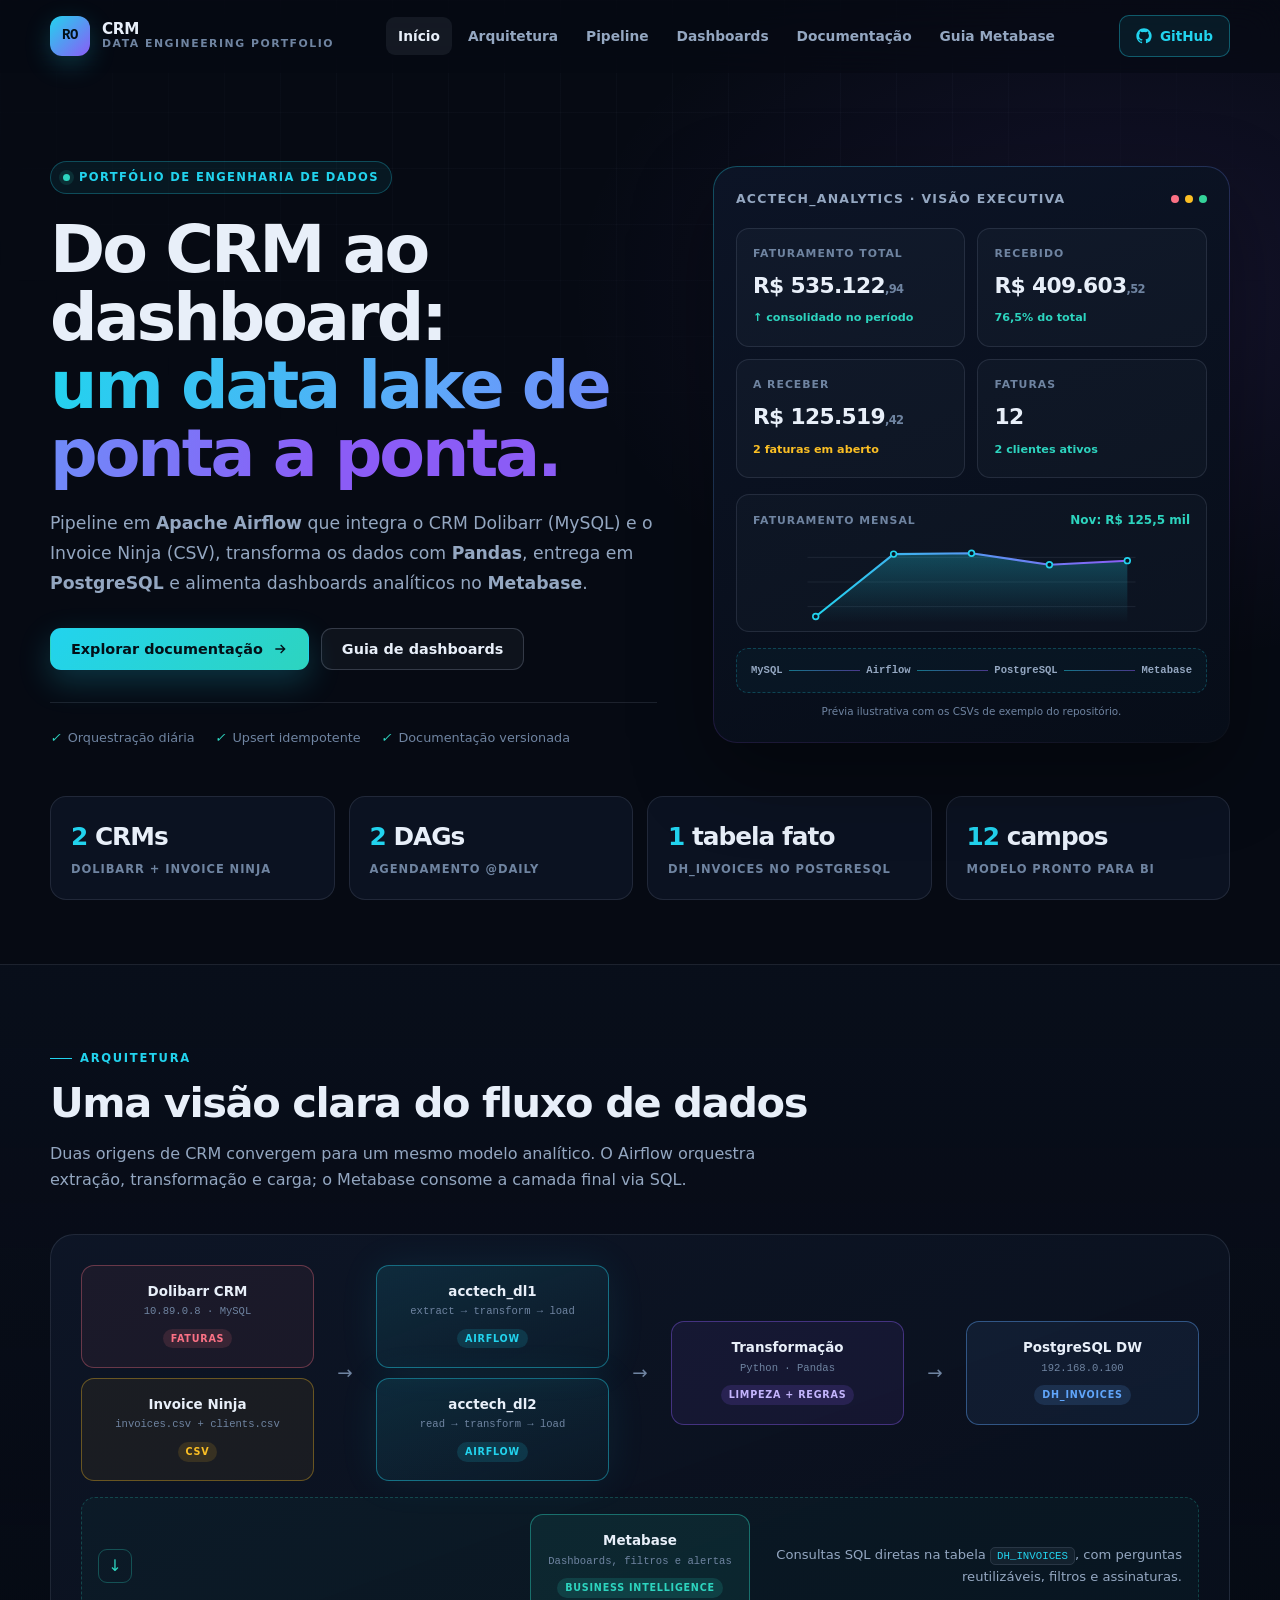
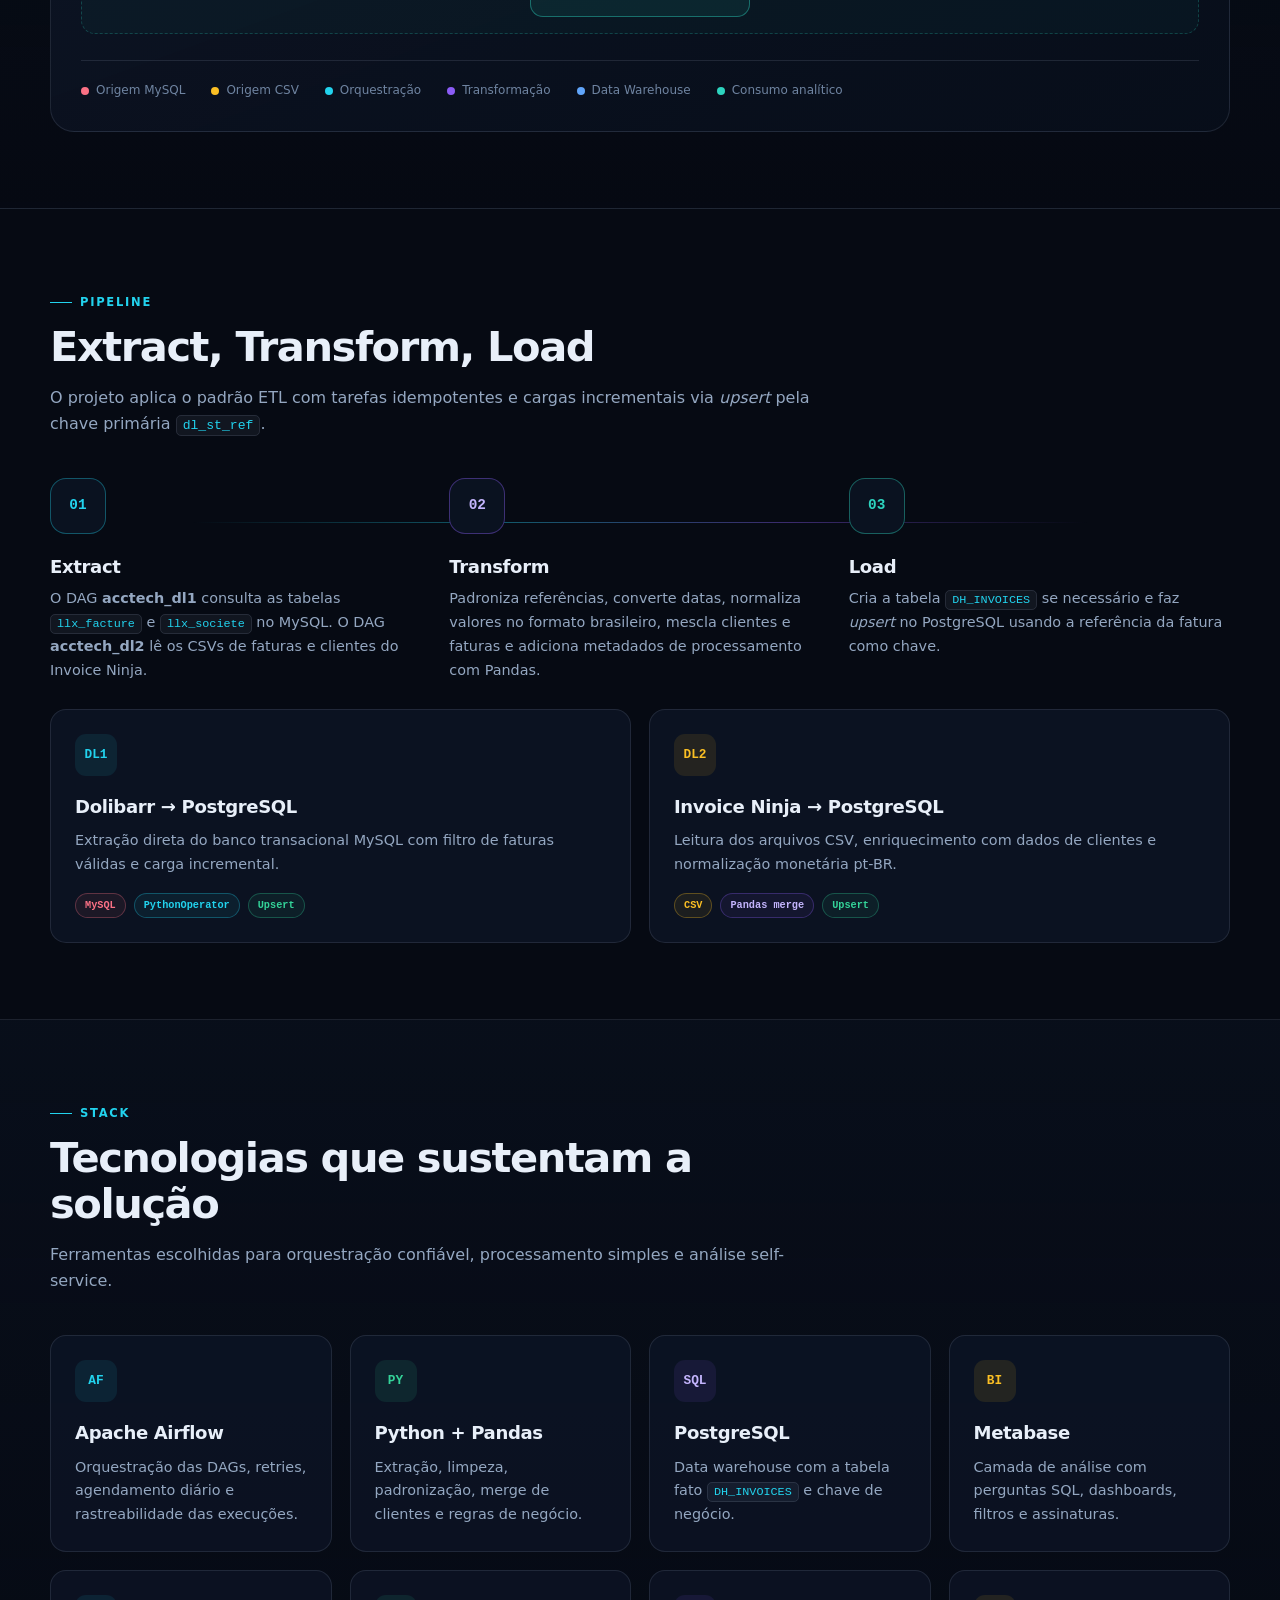
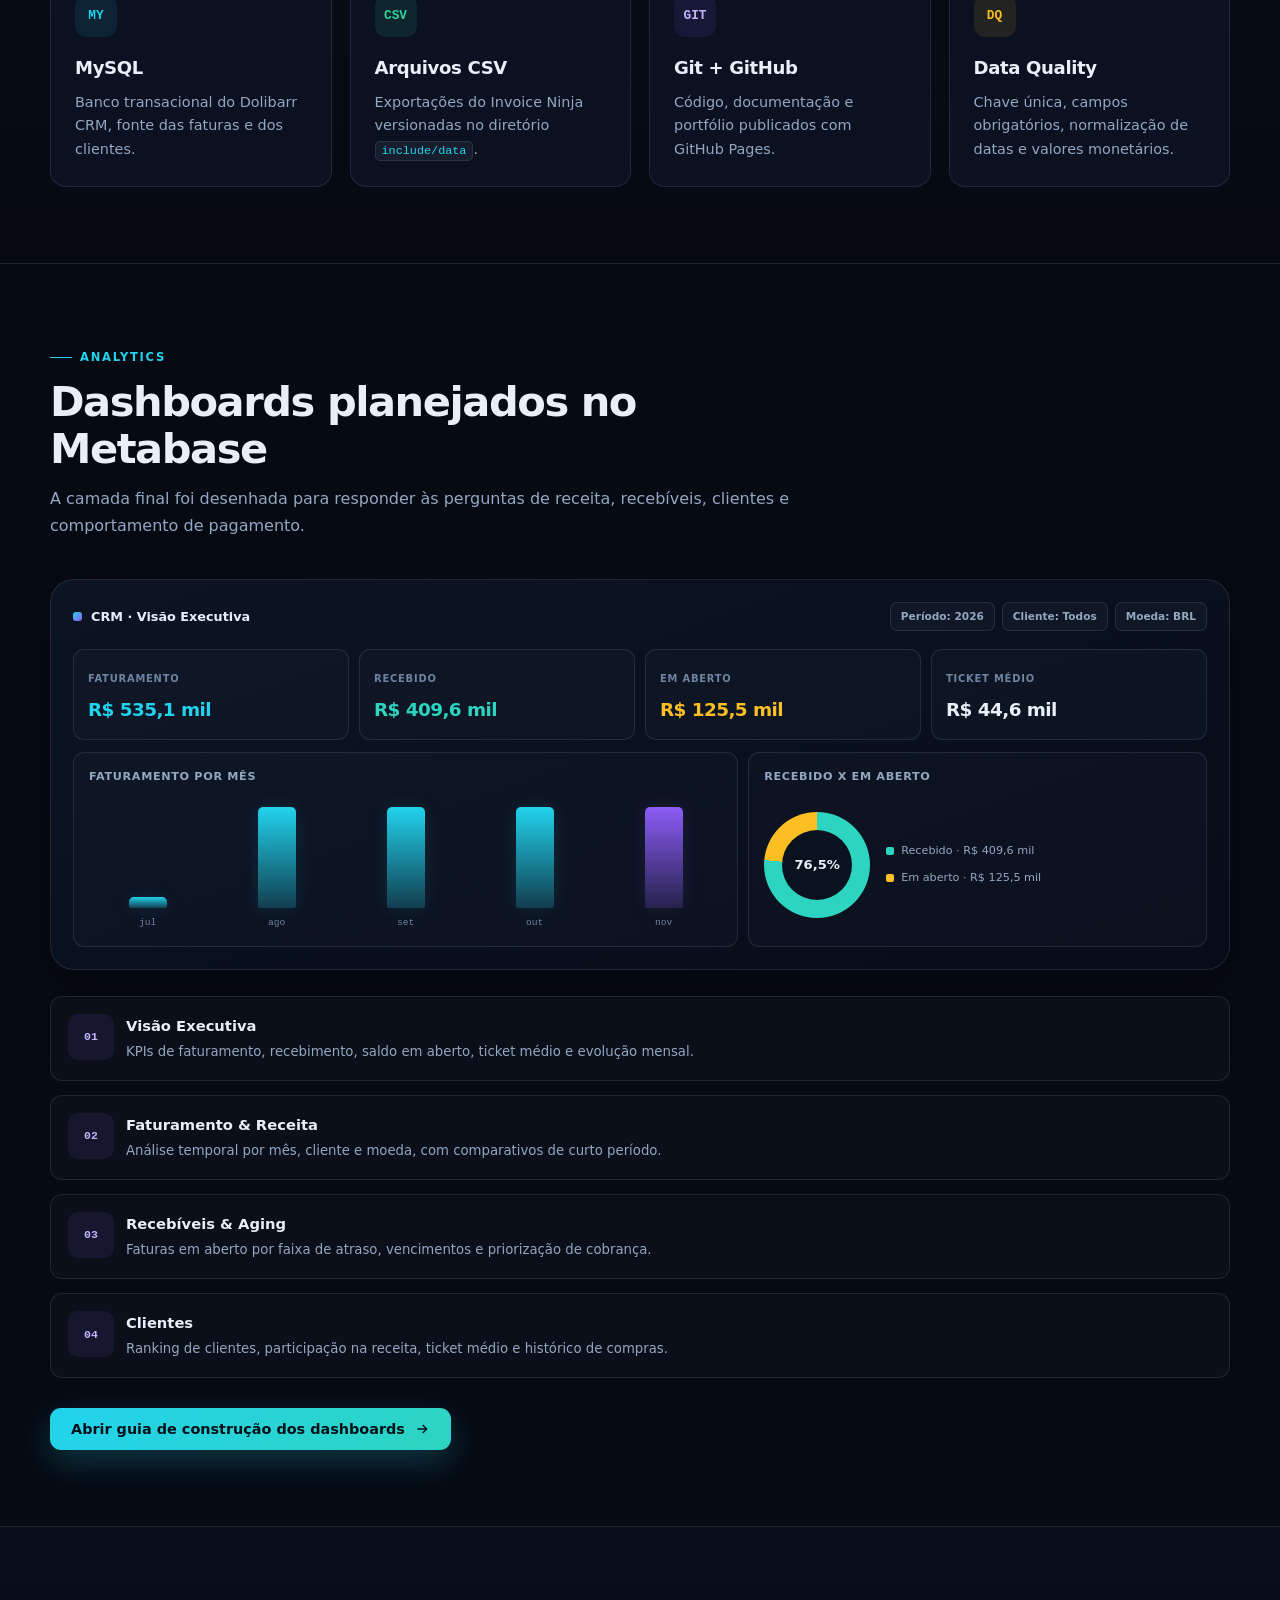
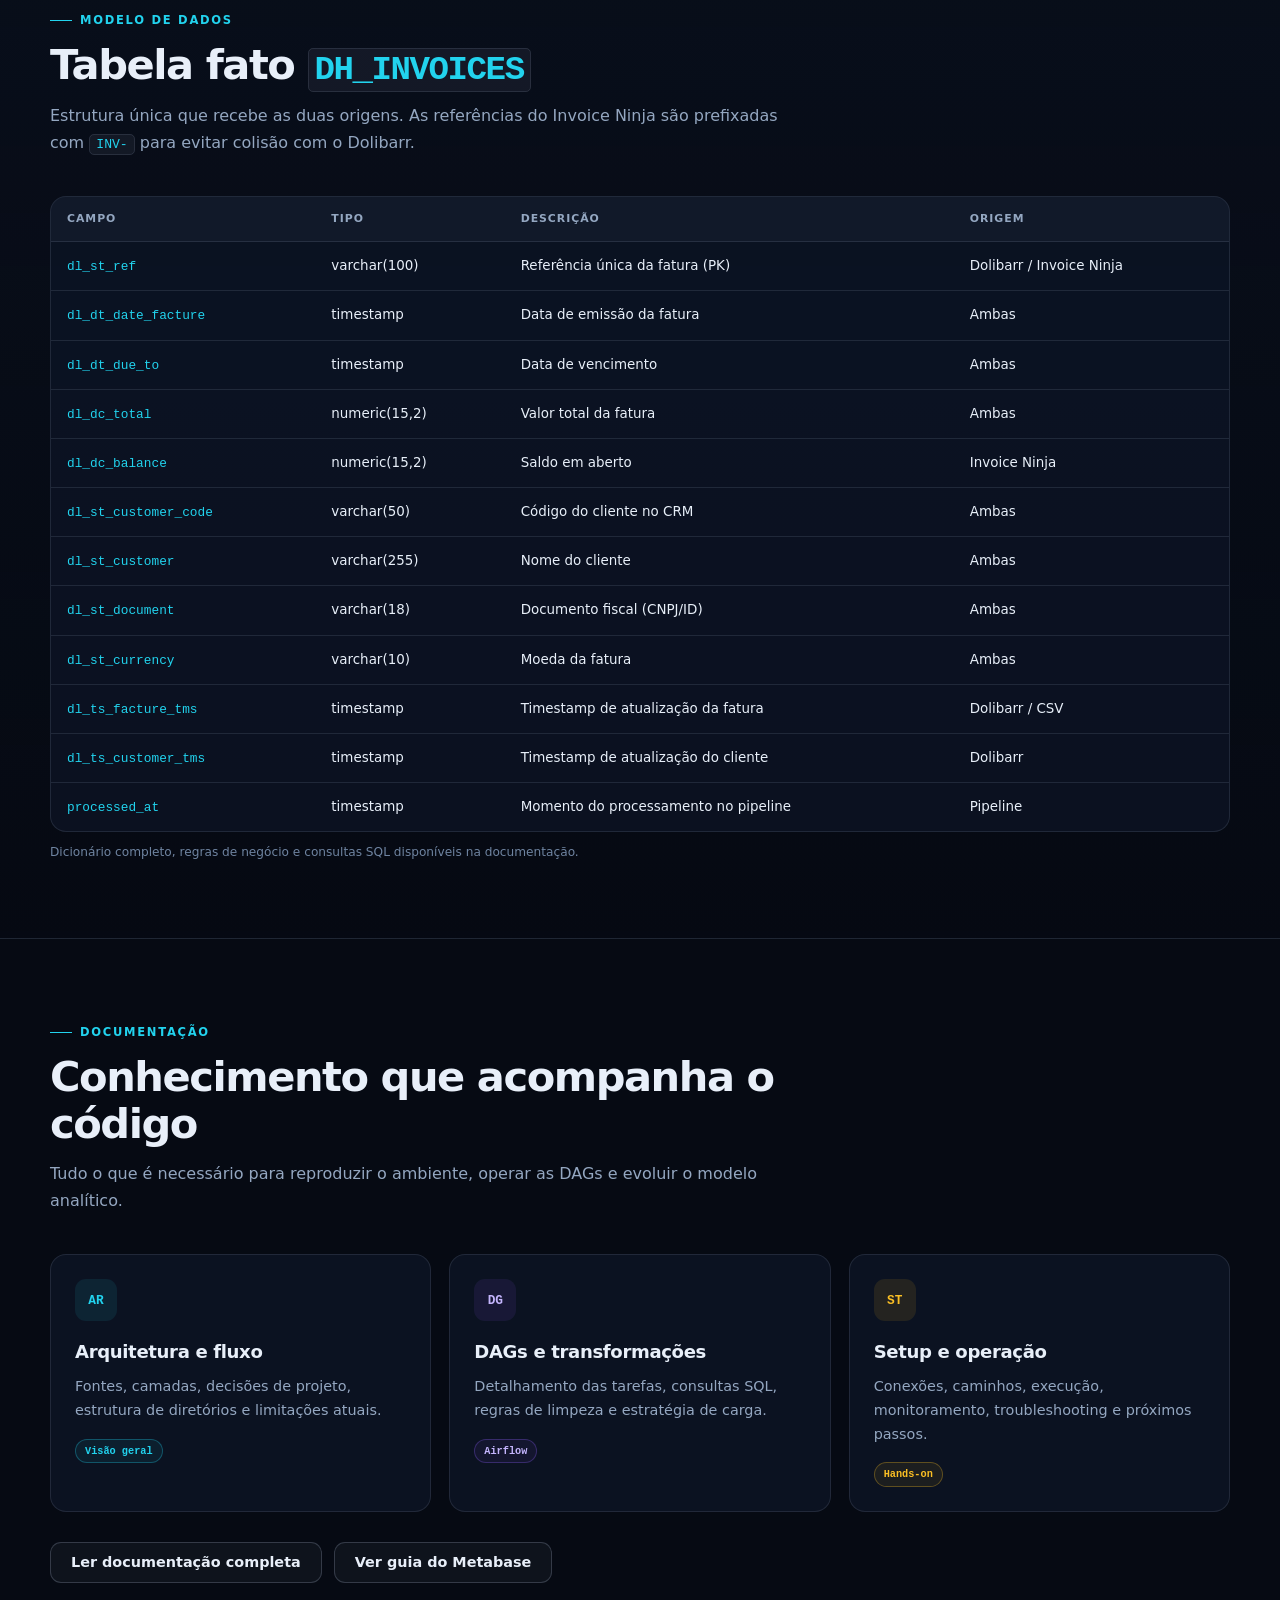
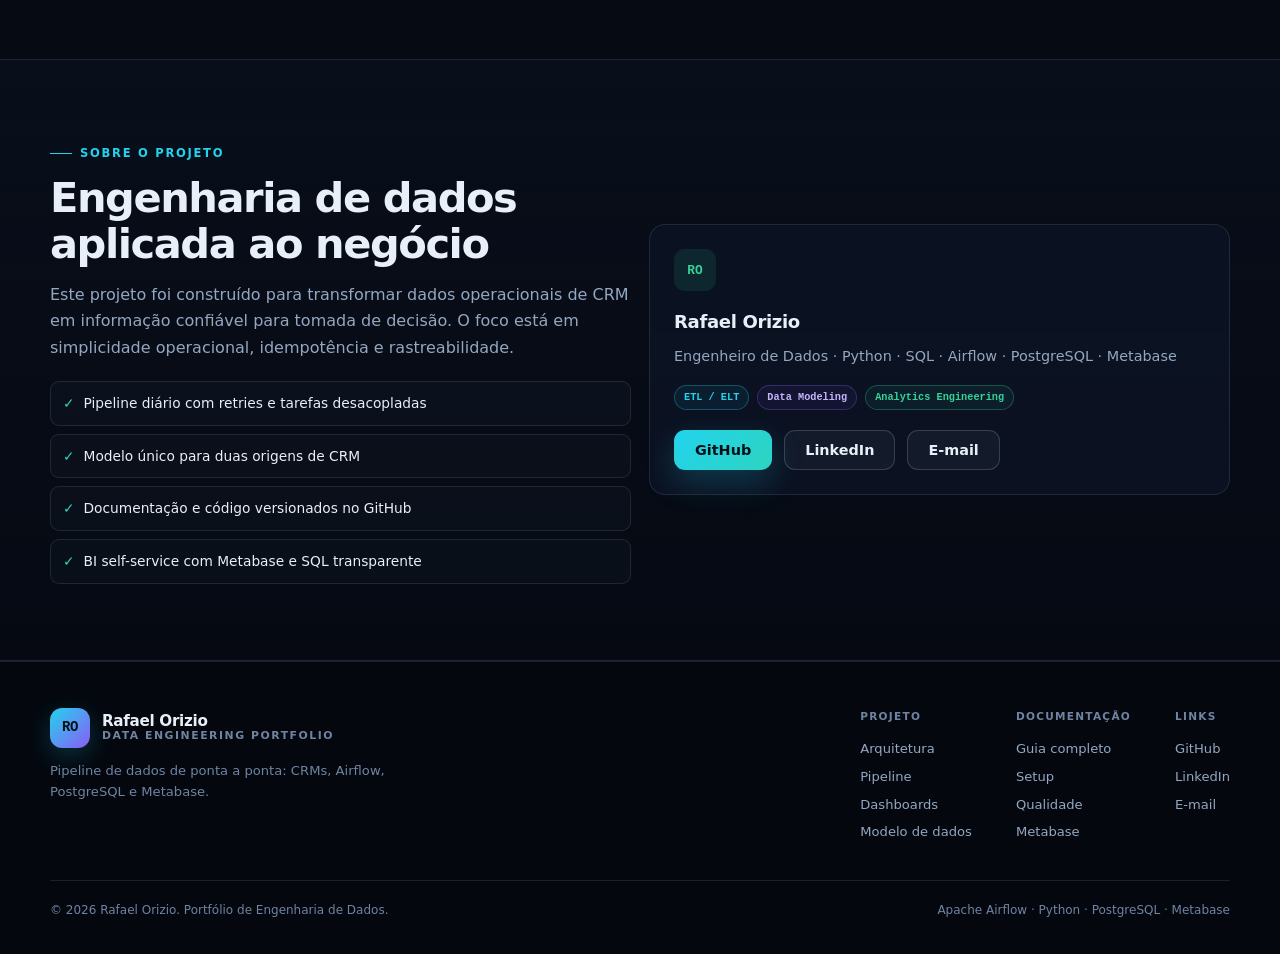
<file: index.html>
<!DOCTYPE html>
<html lang="pt-BR">
<head>
  <meta charset="UTF-8">
  <meta name="viewport" content="width=device-width, initial-scale=1.0">
  <meta name="description" content="Portfólio de Engenharia de Dados: pipeline Apache Airflow integrando Dolibarr e Invoice Ninja, com transformação em Pandas, PostgreSQL e dashboards no Metabase.">
  <meta name="author" content="Rafael Orizio">
  <meta property="og:title" content="Rafael Orizio | Portfólio de Engenharia de Dados">
  <meta property="og:description" content="Do CRM ao dashboard: pipeline de dados de ponta a ponta com Airflow, Python, PostgreSQL e Metabase.">
  <meta property="og:type" content="website">
  <title>Rafael Orizio | Portfólio de Engenharia de Dados</title>
  <script>document.documentElement.classList.add("js");</script>
  <link rel="stylesheet" href="assets/styles.css">
</head>
<body>
  <a class="skip-link" href="#inicio">Pular para o conteúdo</a>

  <header class="site-header">
    <div class="container nav">
      <a class="brand" href="index.html" aria-label="Rafael Orizio">
        <span class="brand-mark">RO</span>
        <span class="brand-text">
          <strong>CRM</strong>
          <span>Data Engineering Portfolio</span>
        </span>
      </a>

      <ul class="nav-links" id="nav-links">
        <li><a href="#inicio" aria-current="page">Início</a></li>
        <li><a href="#arquitetura">Arquitetura</a></li>
        <li><a href="#pipeline">Pipeline</a></li>
        <li><a href="#dashboards">Dashboards</a></li>
        <li><a href="documentacao.html">Documentação</a></li>
        <li><a href="metabase.html">Guia Metabase</a></li>
      </ul>

      <a class="nav-cta" href="https://github.com/SEU-USUARIO/DE_CRM_Metabase_Airflow" data-config="github" target="_blank" rel="noopener">
        <svg viewBox="0 0 24 24" width="16" height="16" fill="currentColor" aria-hidden="true"><path d="M12 .5C5.65.5.5 5.65.5 12c0 5.08 3.29 9.39 7.86 10.91.58.11.79-.25.79-.56 0-.28-.01-1.02-.02-2-3.2.7-3.88-1.54-3.88-1.54-.52-1.33-1.28-1.68-1.28-1.68-1.05-.72.08-.7.08-.7 1.16.08 1.77 1.19 1.77 1.19 1.03 1.77 2.7 1.26 3.36.96.1-.75.4-1.26.73-1.55-2.55-.29-5.24-1.28-5.24-5.68 0-1.26.45-2.28 1.19-3.09-.12-.29-.52-1.46.11-3.05 0 0 .97-.31 3.18 1.18a11.1 11.1 0 0 1 5.79 0c2.2-1.49 3.17-1.18 3.17-1.18.63 1.59.23 2.76.11 3.05.74.81 1.19 1.83 1.19 3.09 0 4.41-2.69 5.38-5.25 5.67.41.35.78 1.05.78 2.12 0 1.53-.01 2.76-.01 3.14 0 .31.21.67.8.56A11.51 11.51 0 0 0 23.5 12C23.5 5.65 18.35.5 12 .5Z"/></svg>
        GitHub
      </a>

      <button class="nav-toggle" type="button" aria-label="Abrir menu" aria-controls="nav-links" aria-expanded="false">
        <span></span><span></span><span></span>
      </button>
    </div>
  </header>

  <main id="inicio">
    <section class="hero">
      <div class="container hero-grid">
        <div>
          <span class="eyebrow"><i class="dot"></i>Portfólio de Engenharia de Dados</span>
          <h1>Do CRM ao dashboard:<br><span class="gradient-text">um data lake de ponta a ponta.</span></h1>
          <p class="hero-lead">
            Pipeline em <strong>Apache Airflow</strong> que integra o CRM Dolibarr (MySQL) e o
            Invoice Ninja (CSV), transforma os dados com <strong>Pandas</strong>, entrega em
            <strong>PostgreSQL</strong> e alimenta dashboards analíticos no <strong>Metabase</strong>.
          </p>
          <div class="hero-actions">
            <a class="btn btn-primary" href="documentacao.html">
              Explorar documentação
              <svg viewBox="0 0 24 24" fill="none" stroke="currentColor" stroke-width="2" aria-hidden="true"><path d="M5 12h14M13 6l6 6-6 6"/></svg>
            </a>
            <a class="btn btn-ghost" href="metabase.html">Guia de dashboards</a>
          </div>
          <div class="hero-meta">
            <span><i class="tick">✓</i> Orquestração diária</span>
            <span><i class="tick">✓</i> Upsert idempotente</span>
            <span><i class="tick">✓</i> Documentação versionada</span>
          </div>
        </div>

        <div class="hero-panel" aria-label="Prévia do dashboard executivo">
          <div class="hero-panel-inner">
            <div class="panel-top">
              <span class="panel-title">acctech_analytics · visão executiva</span>
              <span class="panel-dots" aria-hidden="true"><i></i><i></i><i></i></span>
            </div>

            <div class="kpi-grid">
              <div class="kpi">
                <div class="kpi-label">Faturamento total</div>
                <div class="kpi-value">R$ 535.122<small>,94</small></div>
                <div class="kpi-delta">↑ consolidado no período</div>
              </div>
              <div class="kpi">
                <div class="kpi-label">Recebido</div>
                <div class="kpi-value">R$ 409.603<small>,52</small></div>
                <div class="kpi-delta">76,5% do total</div>
              </div>
              <div class="kpi">
                <div class="kpi-label">A receber</div>
                <div class="kpi-value">R$ 125.519<small>,42</small></div>
                <div class="kpi-delta warn">2 faturas em aberto</div>
              </div>
              <div class="kpi">
                <div class="kpi-label">Faturas</div>
                <div class="kpi-value">12</div>
                <div class="kpi-delta">2 clientes ativos</div>
              </div>
            </div>

            <div class="spark">
              <div class="spark-head">
                <span>Faturamento mensal</span>
                <strong>Nov: R$ 125,5 mil</strong>
              </div>
              <svg viewBox="0 0 400 100" role="img" aria-label="Evolução mensal do faturamento de julho a novembro">
                <defs>
                  <linearGradient id="lineGrad" x1="0" y1="0" x2="1" y2="0">
                    <stop offset="0%" stop-color="#22d3ee"/>
                    <stop offset="100%" stop-color="#8b5cf6"/>
                  </linearGradient>
                  <linearGradient id="areaGrad" x1="0" y1="0" x2="0" y2="1">
                    <stop offset="0%" stop-color="#22d3ee" stop-opacity="0.28"/>
                    <stop offset="100%" stop-color="#22d3ee" stop-opacity="0"/>
                  </linearGradient>
                </defs>
                <g stroke="rgba(148,163,184,0.14)" stroke-width="1">
                  <line x1="0" y1="20" x2="400" y2="20"/>
                  <line x1="0" y1="50" x2="400" y2="50"/>
                  <line x1="0" y1="80" x2="400" y2="80"/>
                </g>
                <path d="M10 92 L105 16 L200 15 L295 29 L390 24 L390 100 L10 100 Z" fill="url(#areaGrad)"/>
                <polyline points="10,92 105,16 200,15 295,29 390,24" fill="none" stroke="url(#lineGrad)" stroke-width="2.5" stroke-linecap="round" stroke-linejoin="round"/>
                <g fill="#0a1220" stroke="#22d3ee" stroke-width="2">
                  <circle cx="10" cy="92" r="3.5"/>
                  <circle cx="105" cy="16" r="3.5"/>
                  <circle cx="200" cy="15" r="3.5"/>
                  <circle cx="295" cy="29" r="3.5"/>
                  <circle cx="390" cy="24" r="3.5"/>
                </g>
              </svg>
            </div>

            <div class="pipeline-mini" aria-hidden="true">
              <span>MySQL</span><i></i><span>Airflow</span><i></i><span>PostgreSQL</span><i></i><span>Metabase</span>
            </div>
            <p class="panel-note">Prévia ilustrativa com os CSVs de exemplo do repositório.</p>
          </div>
        </div>
      </div>

      <div class="container">
        <div class="stats reveal">
          <div class="stat">
            <div class="stat-value"><span>2</span> CRMs</div>
            <div class="stat-label">Dolibarr + Invoice Ninja</div>
          </div>
          <div class="stat">
            <div class="stat-value"><span>2</span> DAGs</div>
            <div class="stat-label">Agendamento @daily</div>
          </div>
          <div class="stat">
            <div class="stat-value"><span>1</span> tabela fato</div>
            <div class="stat-label">DH_INVOICES no PostgreSQL</div>
          </div>
          <div class="stat">
            <div class="stat-value"><span>12</span> campos</div>
            <div class="stat-label">Modelo pronto para BI</div>
          </div>
        </div>
      </div>
    </section>

    <section class="section section-alt" id="arquitetura">
      <div class="container">
        <div class="section-head reveal">
          <span class="kicker">Arquitetura</span>
          <h2>Uma visão clara do fluxo de dados</h2>
          <p class="section-lead">
            Duas origens de CRM convergem para um mesmo modelo analítico. O Airflow orquestra
            extração, transformação e carga; o Metabase consome a camada final via SQL.
          </p>
        </div>

        <div class="architecture reveal">
          <div class="arch-row">
            <div class="arch-col">
              <div class="arch-node source-mysql">
                <strong>Dolibarr CRM</strong>
                <small>10.89.0.8 · MySQL</small>
                <span class="tag">Faturas</span>
              </div>
              <div class="arch-node source-csv">
                <strong>Invoice Ninja</strong>
                <small>invoices.csv + clients.csv</small>
                <span class="tag">CSV</span>
              </div>
            </div>

            <div class="arch-arrow" aria-hidden="true"></div>

            <div class="arch-col">
              <div class="arch-node airflow">
                <strong>acctech_dl1</strong>
                <small>extract → transform → load</small>
                <span class="tag">Airflow</span>
              </div>
              <div class="arch-node airflow">
                <strong>acctech_dl2</strong>
                <small>read → transform → load</small>
                <span class="tag">Airflow</span>
              </div>
            </div>

            <div class="arch-arrow" aria-hidden="true"></div>

            <div class="arch-col">
              <div class="arch-node transform">
                <strong>Transformação</strong>
                <small>Python · Pandas</small>
                <span class="tag">Limpeza + regras</span>
              </div>
            </div>

            <div class="arch-arrow" aria-hidden="true"></div>

            <div class="arch-col">
              <div class="arch-node postgres">
                <strong>PostgreSQL DW</strong>
                <small>192.168.0.100</small>
                <span class="tag">DH_INVOICES</span>
              </div>
            </div>
          </div>

          <div class="arch-down">
            <span class="arch-down-arrow" aria-hidden="true">↓</span>
            <div class="arch-node metabase">
              <strong>Metabase</strong>
              <small>Dashboards, filtros e alertas</small>
              <span class="tag">Business Intelligence</span>
            </div>
            <p>Consultas SQL diretas na tabela <code class="code-inline">DH_INVOICES</code>, com perguntas reutilizáveis, filtros e assinaturas.</p>
          </div>

          <div class="arch-legend">
            <span><i class="l1"></i>Origem MySQL</span>
            <span><i class="l2"></i>Origem CSV</span>
            <span><i class="l3"></i>Orquestração</span>
            <span><i class="l4"></i>Transformação</span>
            <span><i class="l5"></i>Data Warehouse</span>
            <span><i class="l6"></i>Consumo analítico</span>
          </div>
        </div>
      </div>
    </section>

    <section class="section" id="pipeline">
      <div class="container">
        <div class="section-head reveal">
          <span class="kicker">Pipeline</span>
          <h2>Extract, Transform, Load</h2>
          <p class="section-lead">
            O projeto aplica o padrão ETL com tarefas idempotentes e cargas incrementais
            via <em>upsert</em> pela chave primária <code class="code-inline">dl_st_ref</code>.
          </p>
        </div>

        <div class="pipeline reveal">
          <article class="pipeline-step">
            <div class="step-number">01</div>
            <h3>Extract</h3>
            <p>
              O DAG <strong>acctech_dl1</strong> consulta as tabelas
              <code class="code-inline">llx_facture</code> e
              <code class="code-inline">llx_societe</code> no MySQL.
              O DAG <strong>acctech_dl2</strong> lê os CSVs de faturas e clientes do Invoice Ninja.
            </p>
          </article>
          <article class="pipeline-step">
            <div class="step-number">02</div>
            <h3>Transform</h3>
            <p>
              Padroniza referências, converte datas, normaliza valores no formato brasileiro,
              mescla clientes e faturas e adiciona metadados de processamento com Pandas.
            </p>
          </article>
          <article class="pipeline-step">
            <div class="step-number">03</div>
            <h3>Load</h3>
            <p>
              Cria a tabela <code class="code-inline">DH_INVOICES</code> se necessário e faz
              <em>upsert</em> no PostgreSQL usando a referência da fatura como chave.
            </p>
          </article>
        </div>

        <div class="grid-2" style="margin-top: 26px;">
          <div class="card reveal">
            <div class="card-icon">DL1</div>
            <h3>Dolibarr → PostgreSQL</h3>
            <p>Extração direta do banco transacional MySQL com filtro de faturas válidas e carga incremental.</p>
            <div class="meta">
              <span class="pill rose">MySQL</span>
              <span class="pill cyan">PythonOperator</span>
              <span class="pill green">Upsert</span>
            </div>
          </div>
          <div class="card reveal">
            <div class="card-icon amber">DL2</div>
            <h3>Invoice Ninja → PostgreSQL</h3>
            <p>Leitura dos arquivos CSV, enriquecimento com dados de clientes e normalização monetária pt-BR.</p>
            <div class="meta">
              <span class="pill amber">CSV</span>
              <span class="pill violet">Pandas merge</span>
              <span class="pill green">Upsert</span>
            </div>
          </div>
        </div>
      </div>
    </section>

    <section class="section section-alt" id="stack">
      <div class="container">
        <div class="section-head reveal">
          <span class="kicker">Stack</span>
          <h2>Tecnologias que sustentam a solução</h2>
          <p class="section-lead">
            Ferramentas escolhidas para orquestração confiável, processamento simples e
            análise self-service.
          </p>
        </div>

        <div class="grid-4">
          <div class="card reveal">
            <div class="card-icon">AF</div>
            <h3>Apache Airflow</h3>
            <p>Orquestração das DAGs, retries, agendamento diário e rastreabilidade das execuções.</p>
          </div>
          <div class="card reveal">
            <div class="card-icon green">PY</div>
            <h3>Python + Pandas</h3>
            <p>Extração, limpeza, padronização, merge de clientes e regras de negócio.</p>
          </div>
          <div class="card reveal">
            <div class="card-icon violet">SQL</div>
            <h3>PostgreSQL</h3>
            <p>Data warehouse com a tabela fato <code class="code-inline">DH_INVOICES</code> e chave de negócio.</p>
          </div>
          <div class="card reveal">
            <div class="card-icon amber">BI</div>
            <h3>Metabase</h3>
            <p>Camada de análise com perguntas SQL, dashboards, filtros e assinaturas.</p>
          </div>
          <div class="card reveal">
            <div class="card-icon">MY</div>
            <h3>MySQL</h3>
            <p>Banco transacional do Dolibarr CRM, fonte das faturas e dos clientes.</p>
          </div>
          <div class="card reveal">
            <div class="card-icon green">CSV</div>
            <h3>Arquivos CSV</h3>
            <p>Exportações do Invoice Ninja versionadas no diretório <code class="code-inline">include/data</code>.</p>
          </div>
          <div class="card reveal">
            <div class="card-icon violet">GIT</div>
            <h3>Git + GitHub</h3>
            <p>Código, documentação e portfólio publicados com GitHub Pages.</p>
          </div>
          <div class="card reveal">
            <div class="card-icon amber">DQ</div>
            <h3>Data Quality</h3>
            <p>Chave única, campos obrigatórios, normalização de datas e valores monetários.</p>
          </div>
        </div>
      </div>
    </section>

    <section class="section" id="dashboards">
      <div class="container">
        <div class="section-head reveal">
          <span class="kicker">Analytics</span>
          <h2>Dashboards planejados no Metabase</h2>
          <p class="section-lead">
            A camada final foi desenhada para responder às perguntas de receita, recebíveis,
            clientes e comportamento de pagamento.
          </p>
        </div>

        <div class="dash-preview reveal" aria-label="Prévia ilustrativa do dashboard">
          <div class="dash-toolbar">
            <span class="dash-brand"><i></i>CRM · Visão Executiva</span>
            <span class="dash-filters">
              <span class="dash-filter">Período: 2026</span>
              <span class="dash-filter">Cliente: Todos</span>
              <span class="dash-filter">Moeda: BRL</span>
            </span>
          </div>

          <div class="dash-kpis">
            <div class="dash-kpi"><span>Faturamento</span><strong class="cyan">R$ 535,1 mil</strong></div>
            <div class="dash-kpi"><span>Recebido</span><strong class="teal">R$ 409,6 mil</strong></div>
            <div class="dash-kpi"><span>Em aberto</span><strong class="amber">R$ 125,5 mil</strong></div>
            <div class="dash-kpi"><span>Ticket médio</span><strong>R$ 44,6 mil</strong></div>
          </div>

          <div class="dash-charts">
            <div class="dash-chart">
              <h4>Faturamento por mês</h4>
              <div class="bars" role="img" aria-label="Faturamento mensal: julho 13 mil, agosto 138,6 mil, setembro 140,9 mil, outubro 117,1 mil, novembro 125,5 mil">
                <div class="bar-wrap"><div class="bar" style="height: 9%;"></div><span>jul</span></div>
                <div class="bar-wrap"><div class="bar" style="height: 98%;"></div><span>ago</span></div>
                <div class="bar-wrap"><div class="bar" style="height: 100%;"></div><span>set</span></div>
                <div class="bar-wrap"><div class="bar" style="height: 83%;"></div><span>out</span></div>
                <div class="bar-wrap"><div class="bar alt" style="height: 89%;"></div><span>nov</span></div>
              </div>
            </div>
            <div class="dash-chart">
              <h4>Recebido x em aberto</h4>
              <div class="donut-wrap">
                <div class="donut">
                  <span class="donut-center">76,5%</span>
                </div>
                <div class="donut-legend">
                  <span><i class="lg1"></i>Recebido · R$ 409,6 mil</span>
                  <span><i class="lg2"></i>Em aberto · R$ 125,5 mil</span>
                </div>
              </div>
            </div>
          </div>
        </div>

        <div class="dashboard-list reveal" style="margin-top: 26px;">
          <div class="dashboard-item">
            <div class="di-icon">01</div>
            <div>
              <h4>Visão Executiva</h4>
              <p>KPIs de faturamento, recebimento, saldo em aberto, ticket médio e evolução mensal.</p>
            </div>
          </div>
          <div class="dashboard-item">
            <div class="di-icon">02</div>
            <div>
              <h4>Faturamento & Receita</h4>
              <p>Análise temporal por mês, cliente e moeda, com comparativos de curto período.</p>
            </div>
          </div>
          <div class="dashboard-item">
            <div class="di-icon">03</div>
            <div>
              <h4>Recebíveis & Aging</h4>
              <p>Faturas em aberto por faixa de atraso, vencimentos e priorização de cobrança.</p>
            </div>
          </div>
          <div class="dashboard-item">
            <div class="di-icon">04</div>
            <div>
              <h4>Clientes</h4>
              <p>Ranking de clientes, participação na receita, ticket médio e histórico de compras.</p>
            </div>
          </div>
        </div>

        <div class="hero-actions reveal" style="margin-top: 30px;">
          <a class="btn btn-primary" href="metabase.html">
            Abrir guia de construção dos dashboards
            <svg viewBox="0 0 24 24" fill="none" stroke="currentColor" stroke-width="2" aria-hidden="true"><path d="M5 12h14M13 6l6 6-6 6"/></svg>
          </a>
        </div>
      </div>
    </section>

    <section class="section section-alt" id="modelo">
      <div class="container">
        <div class="section-head reveal">
          <span class="kicker">Modelo de dados</span>
          <h2>Tabela fato <code class="code-inline">DH_INVOICES</code></h2>
          <p class="section-lead">
            Estrutura única que recebe as duas origens. As referências do Invoice Ninja são
            prefixadas com <code class="code-inline">INV-</code> para evitar colisão com o Dolibarr.
          </p>
        </div>

        <div class="table-wrap reveal">
          <table>
            <thead>
              <tr>
                <th>Campo</th>
                <th>Tipo</th>
                <th>Descrição</th>
                <th>Origem</th>
              </tr>
            </thead>
            <tbody>
              <tr><td><code>dl_st_ref</code></td><td>varchar(100)</td><td>Referência única da fatura (PK)</td><td>Dolibarr / Invoice Ninja</td></tr>
              <tr><td><code>dl_dt_date_facture</code></td><td>timestamp</td><td>Data de emissão da fatura</td><td>Ambas</td></tr>
              <tr><td><code>dl_dt_due_to</code></td><td>timestamp</td><td>Data de vencimento</td><td>Ambas</td></tr>
              <tr><td><code>dl_dc_total</code></td><td>numeric(15,2)</td><td>Valor total da fatura</td><td>Ambas</td></tr>
              <tr><td><code>dl_dc_balance</code></td><td>numeric(15,2)</td><td>Saldo em aberto</td><td>Invoice Ninja</td></tr>
              <tr><td><code>dl_st_customer_code</code></td><td>varchar(50)</td><td>Código do cliente no CRM</td><td>Ambas</td></tr>
              <tr><td><code>dl_st_customer</code></td><td>varchar(255)</td><td>Nome do cliente</td><td>Ambas</td></tr>
              <tr><td><code>dl_st_document</code></td><td>varchar(18)</td><td>Documento fiscal (CNPJ/ID)</td><td>Ambas</td></tr>
              <tr><td><code>dl_st_currency</code></td><td>varchar(10)</td><td>Moeda da fatura</td><td>Ambas</td></tr>
              <tr><td><code>dl_ts_facture_tms</code></td><td>timestamp</td><td>Timestamp de atualização da fatura</td><td>Dolibarr / CSV</td></tr>
              <tr><td><code>dl_ts_customer_tms</code></td><td>timestamp</td><td>Timestamp de atualização do cliente</td><td>Dolibarr</td></tr>
              <tr><td><code>processed_at</code></td><td>timestamp</td><td>Momento do processamento no pipeline</td><td>Pipeline</td></tr>
            </tbody>
          </table>
        </div>
        <p class="table-note">Dicionário completo, regras de negócio e consultas SQL disponíveis na documentação.</p>
      </div>
    </section>

    <section class="section" id="documentacao">
      <div class="container">
        <div class="section-head reveal">
          <span class="kicker">Documentação</span>
          <h2>Conhecimento que acompanha o código</h2>
          <p class="section-lead">
            Tudo o que é necessário para reproduzir o ambiente, operar as DAGs e evoluir o
            modelo analítico.
          </p>
        </div>

        <div class="grid-3">
          <a class="card reveal" href="documentacao.html#arquitetura">
            <div class="card-icon">AR</div>
            <h3>Arquitetura e fluxo</h3>
            <p>Fontes, camadas, decisões de projeto, estrutura de diretórios e limitações atuais.</p>
            <div class="meta"><span class="pill cyan">Visão geral</span></div>
          </a>
          <a class="card reveal" href="documentacao.html#dags">
            <div class="card-icon violet">DG</div>
            <h3>DAGs e transformações</h3>
            <p>Detalhamento das tarefas, consultas SQL, regras de limpeza e estratégia de carga.</p>
            <div class="meta"><span class="pill violet">Airflow</span></div>
          </a>
          <a class="card reveal" href="documentacao.html#setup">
            <div class="card-icon amber">ST</div>
            <h3>Setup e operação</h3>
            <p>Conexões, caminhos, execução, monitoramento, troubleshooting e próximos passos.</p>
            <div class="meta"><span class="pill amber">Hands-on</span></div>
          </a>
        </div>

        <div class="hero-actions reveal" style="margin-top: 30px;">
          <a class="btn btn-ghost" href="documentacao.html">Ler documentação completa</a>
          <a class="btn btn-ghost" href="metabase.html">Ver guia do Metabase</a>
        </div>
      </div>
    </section>

    <section class="section section-alt" id="sobre">
      <div class="container">
        <div class="grid-2" style="align-items: center;">
          <div class="reveal">
            <span class="kicker">Sobre o projeto</span>
            <h2>Engenharia de dados aplicada ao negócio</h2>
            <p class="section-lead">
              Este projeto foi construído para transformar dados operacionais de CRM em
              informação confiável para tomada de decisão. O foco está em simplicidade
              operacional, idempotência e rastreabilidade.
            </p>
            <ul class="checklist" style="margin-top: 20px;">
              <li>Pipeline diário com retries e tarefas desacopladas</li>
              <li>Modelo único para duas origens de CRM</li>
              <li>Documentação e código versionados no GitHub</li>
              <li>BI self-service com Metabase e SQL transparente</li>
            </ul>
          </div>
          <div class="card reveal">
            <div class="card-icon green">RO</div>
            <h3>Rafael Orizio</h3>
            <p>Engenheiro de Dados · Python · SQL · Airflow · PostgreSQL · Metabase</p>
            <div class="meta">
              <span class="pill cyan">ETL / ELT</span>
              <span class="pill violet">Data Modeling</span>
              <span class="pill green">Analytics Engineering</span>
            </div>
            <div class="hero-actions" style="margin-top: 20px;">
              <a class="btn btn-primary" href="https://github.com/SEU-USUARIO/DE_CRM_Metabase_Airflow" data-config="github" target="_blank" rel="noopener">GitHub</a>
              <a class="btn btn-ghost" href="https://www.linkedin.com/in/SEU-PERFIL" data-config="linkedin" target="_blank" rel="noopener">LinkedIn</a>
              <a class="btn btn-ghost" href="mailto:seu-email@exemplo.com" data-config="email">E-mail</a>
            </div>
          </div>
        </div>
      </div>
    </section>
  </main>

  <footer class="site-footer">
    <div class="container">
      <div class="footer-grid">
        <div class="footer-brand">
          <a class="brand" href="index.html">
            <span class="brand-mark">RO</span>
            <span class="brand-text">
              <strong>Rafael Orizio</strong>
              <span>Data Engineering Portfolio</span>
            </span>
          </a>
          <p>Pipeline de dados de ponta a ponta: CRMs, Airflow, PostgreSQL e Metabase.</p>
        </div>
        <div class="footer-links">
          <div class="footer-col">
            <h5>Projeto</h5>
            <a href="index.html#arquitetura">Arquitetura</a>
            <a href="index.html#pipeline">Pipeline</a>
            <a href="index.html#dashboards">Dashboards</a>
            <a href="index.html#modelo">Modelo de dados</a>
          </div>
          <div class="footer-col">
            <h5>Documentação</h5>
            <a href="documentacao.html">Guia completo</a>
            <a href="documentacao.html#setup">Setup</a>
            <a href="documentacao.html#qualidade">Qualidade</a>
            <a href="metabase.html">Metabase</a>
          </div>
          <div class="footer-col">
            <h5>Links</h5>
            <a href="https://github.com/SEU-USUARIO/DE_CRM_Metabase_Airflow" data-config="github" target="_blank" rel="noopener">GitHub</a>
            <a href="https://www.linkedin.com/in/SEU-PERFIL" data-config="linkedin" target="_blank" rel="noopener">LinkedIn</a>
            <a href="mailto:seu-email@exemplo.com" data-config="email">E-mail</a>
          </div>
        </div>
      </div>
      <div class="footer-bottom">
        <span>© <span data-year>2026</span> Rafael Orizio. Portfólio de Engenharia de Dados.</span>
        <span>Apache Airflow · Python · PostgreSQL · Metabase</span>
      </div>
    </div>
  </footer>

  <script src="assets/config.js"></script>
  <script src="assets/script.js"></script>
</body>
</html>
</file>
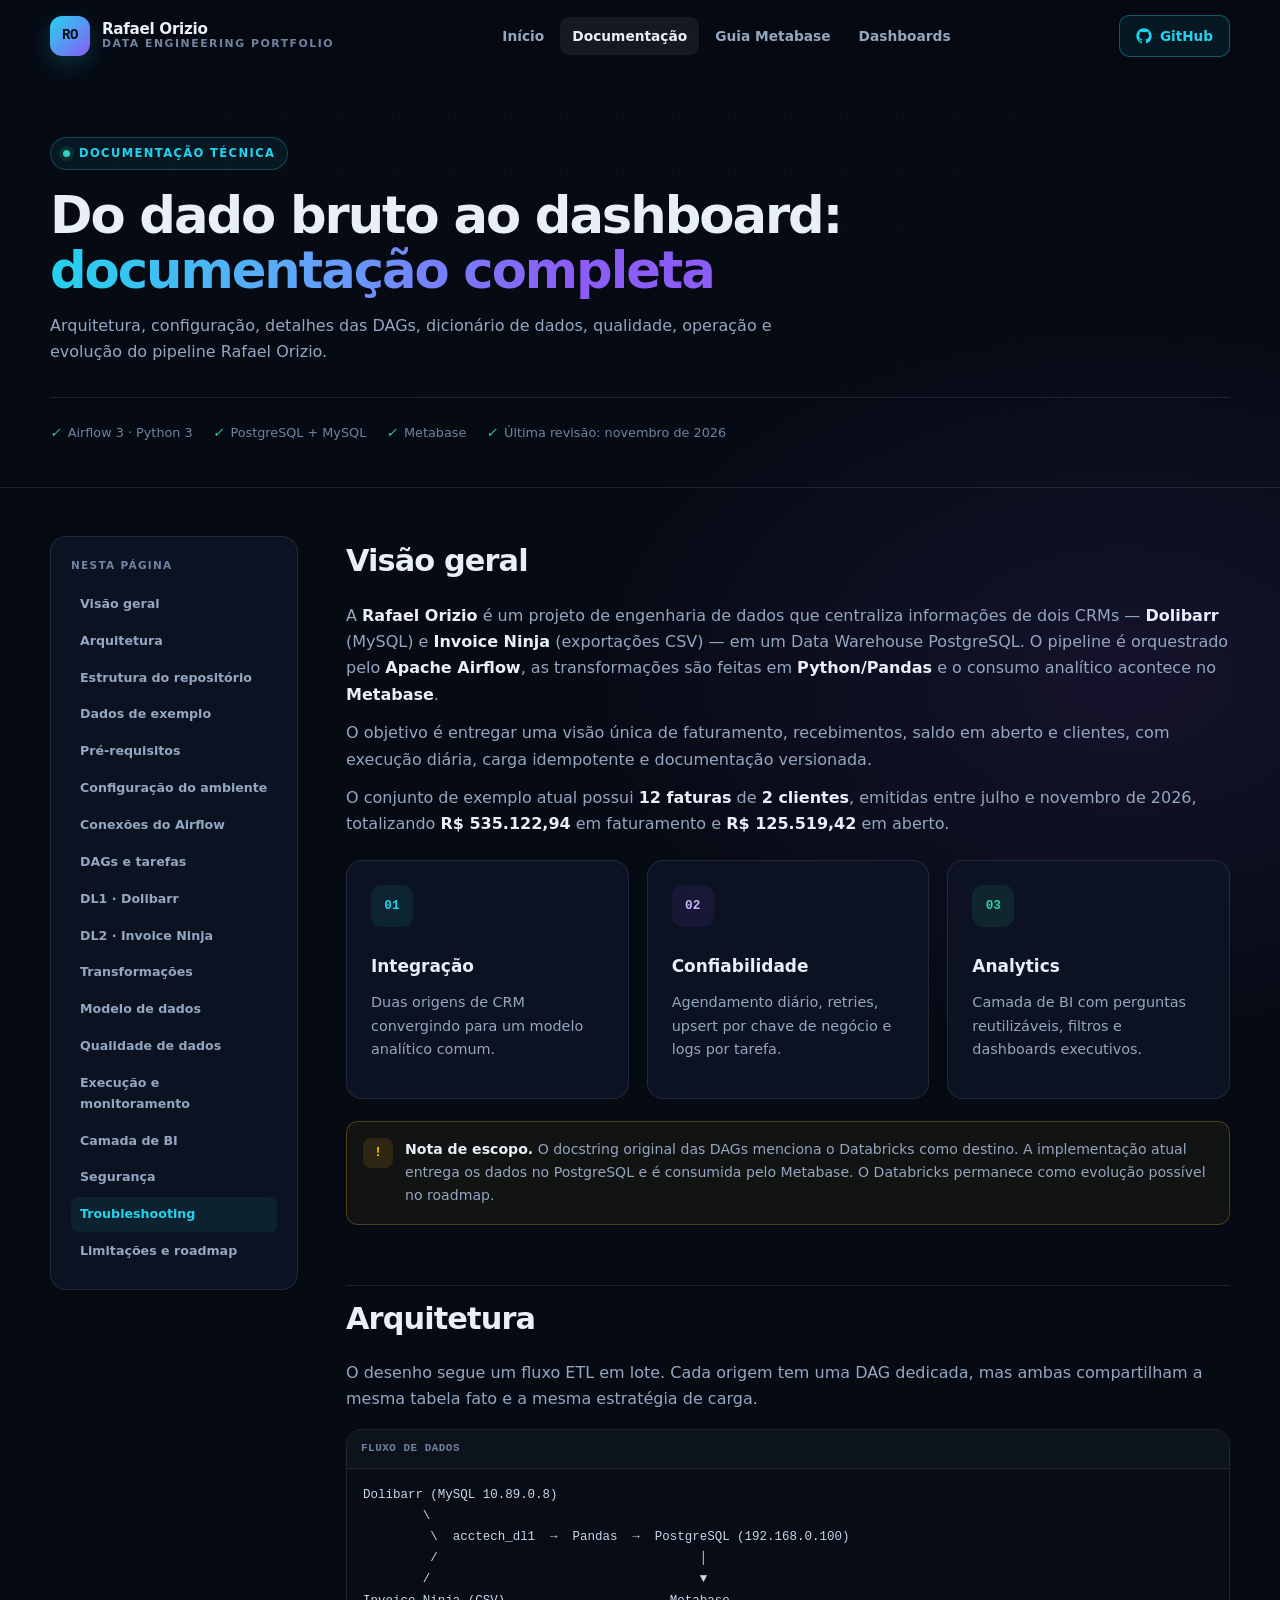
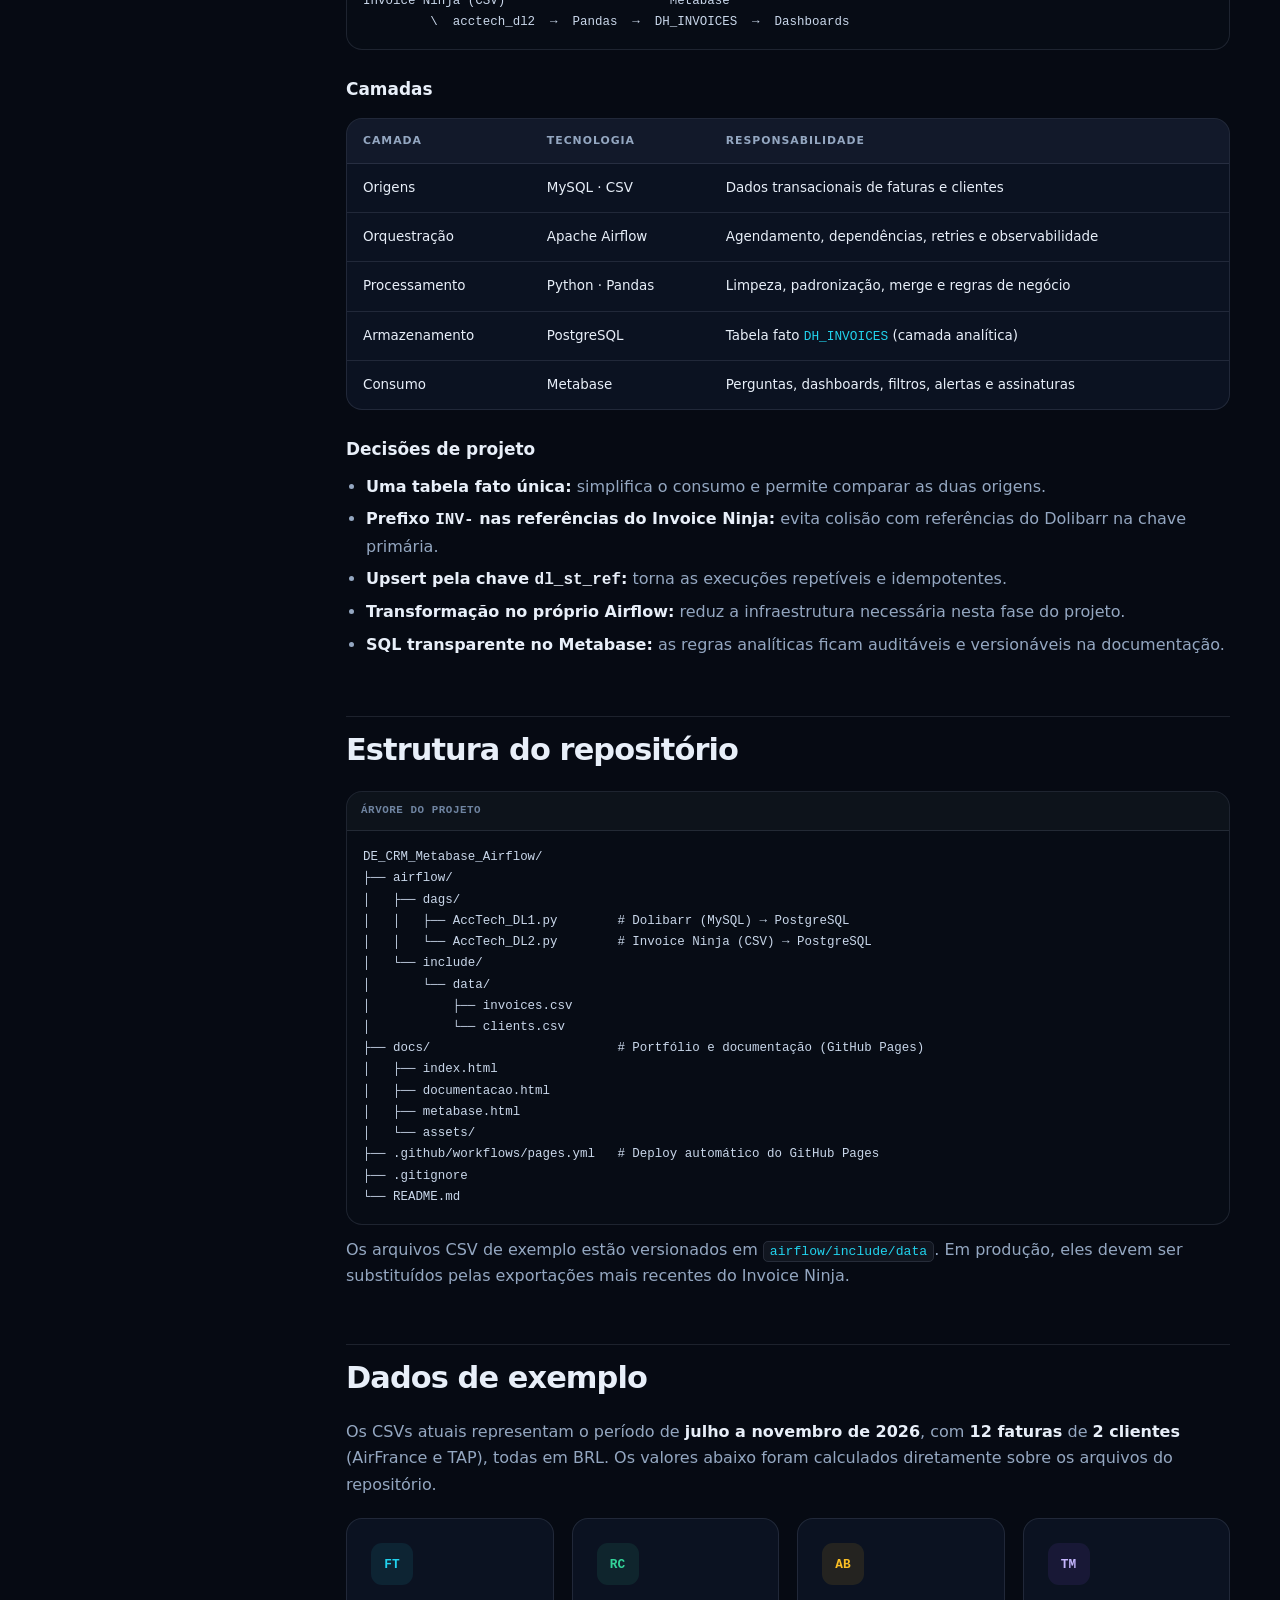
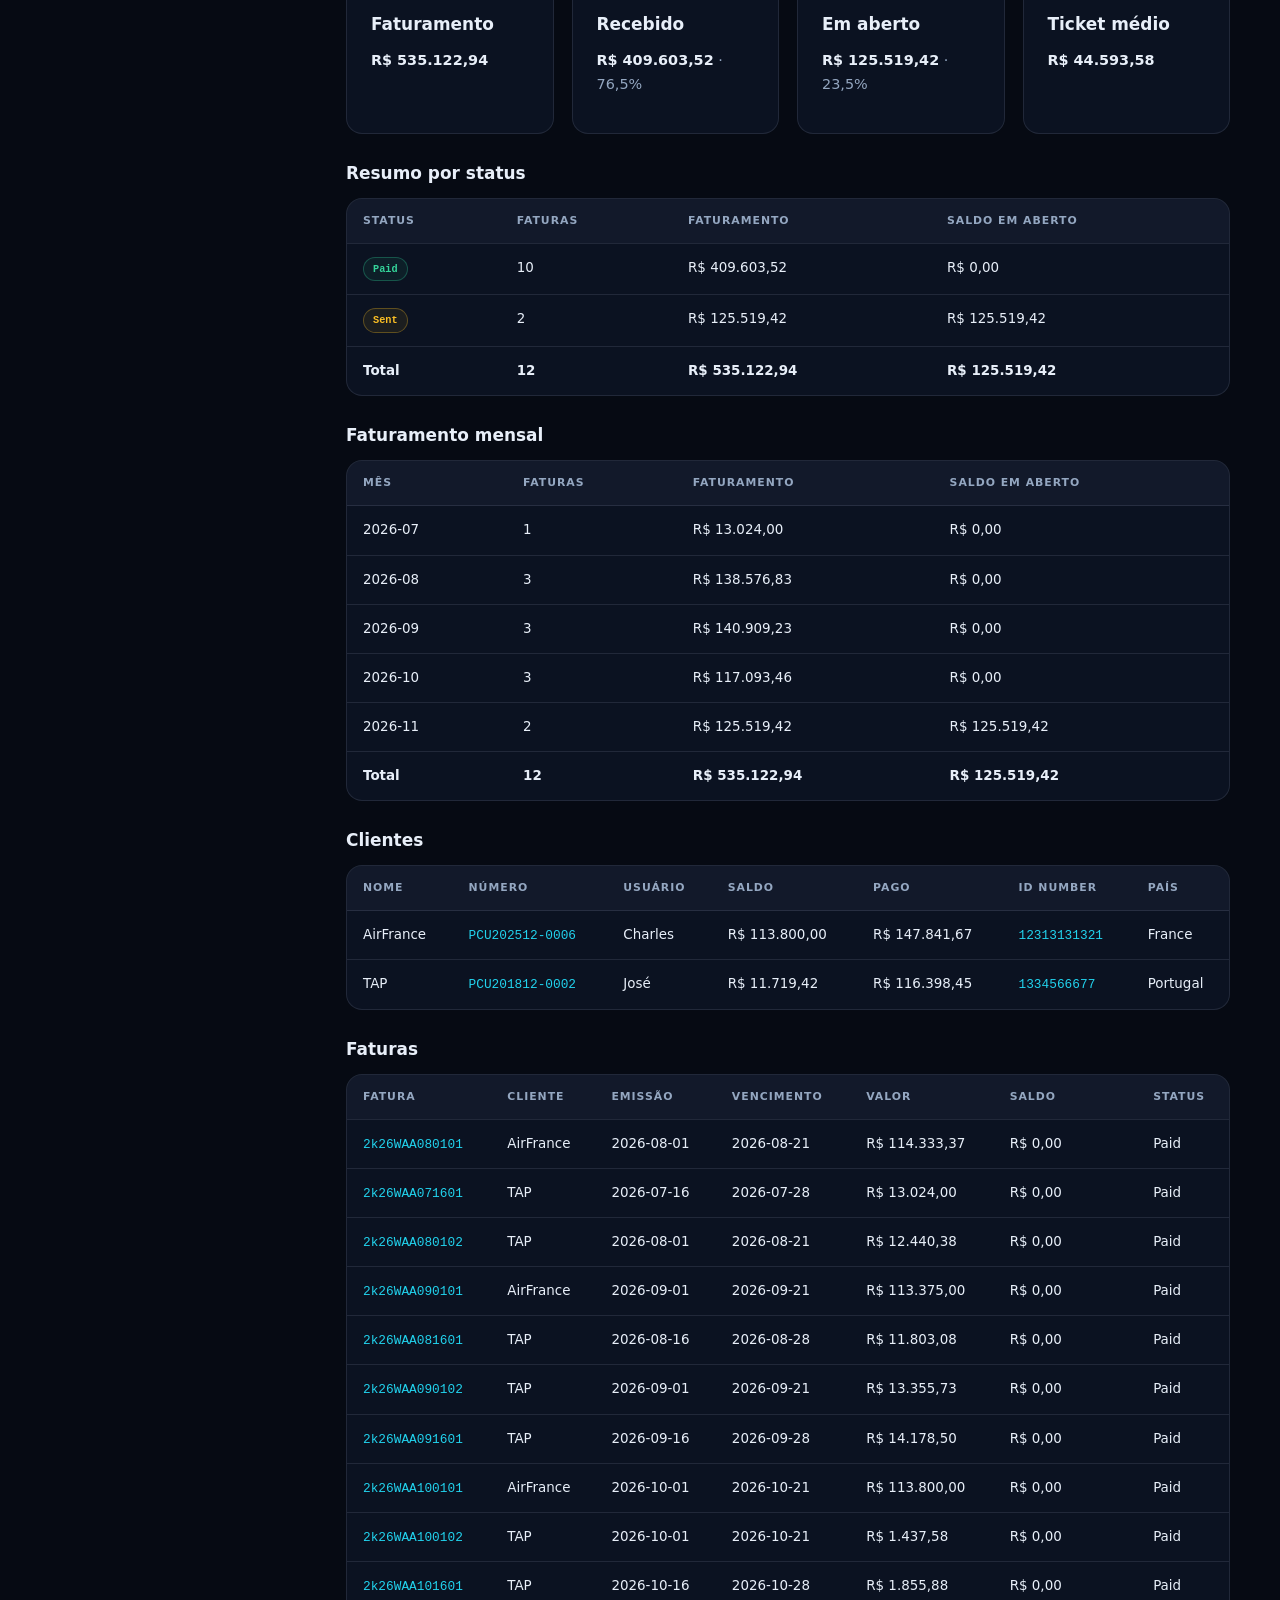
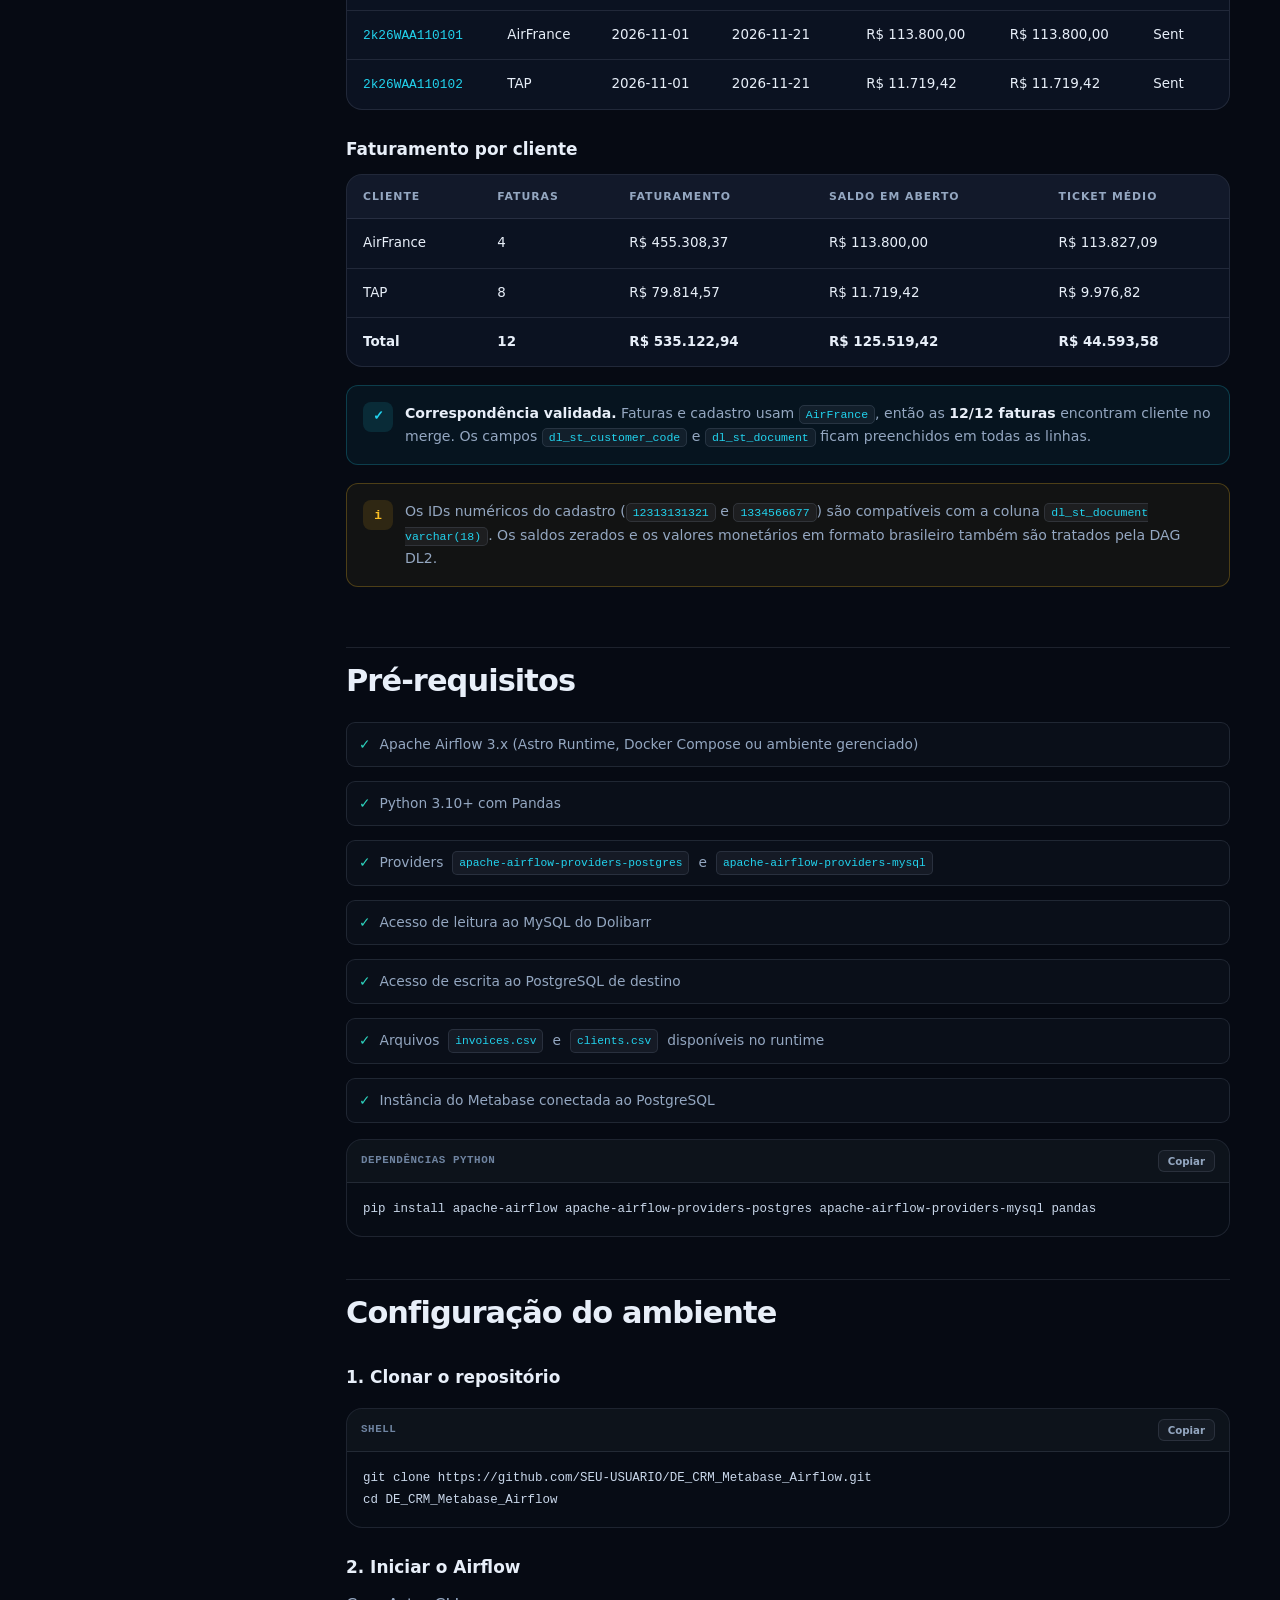
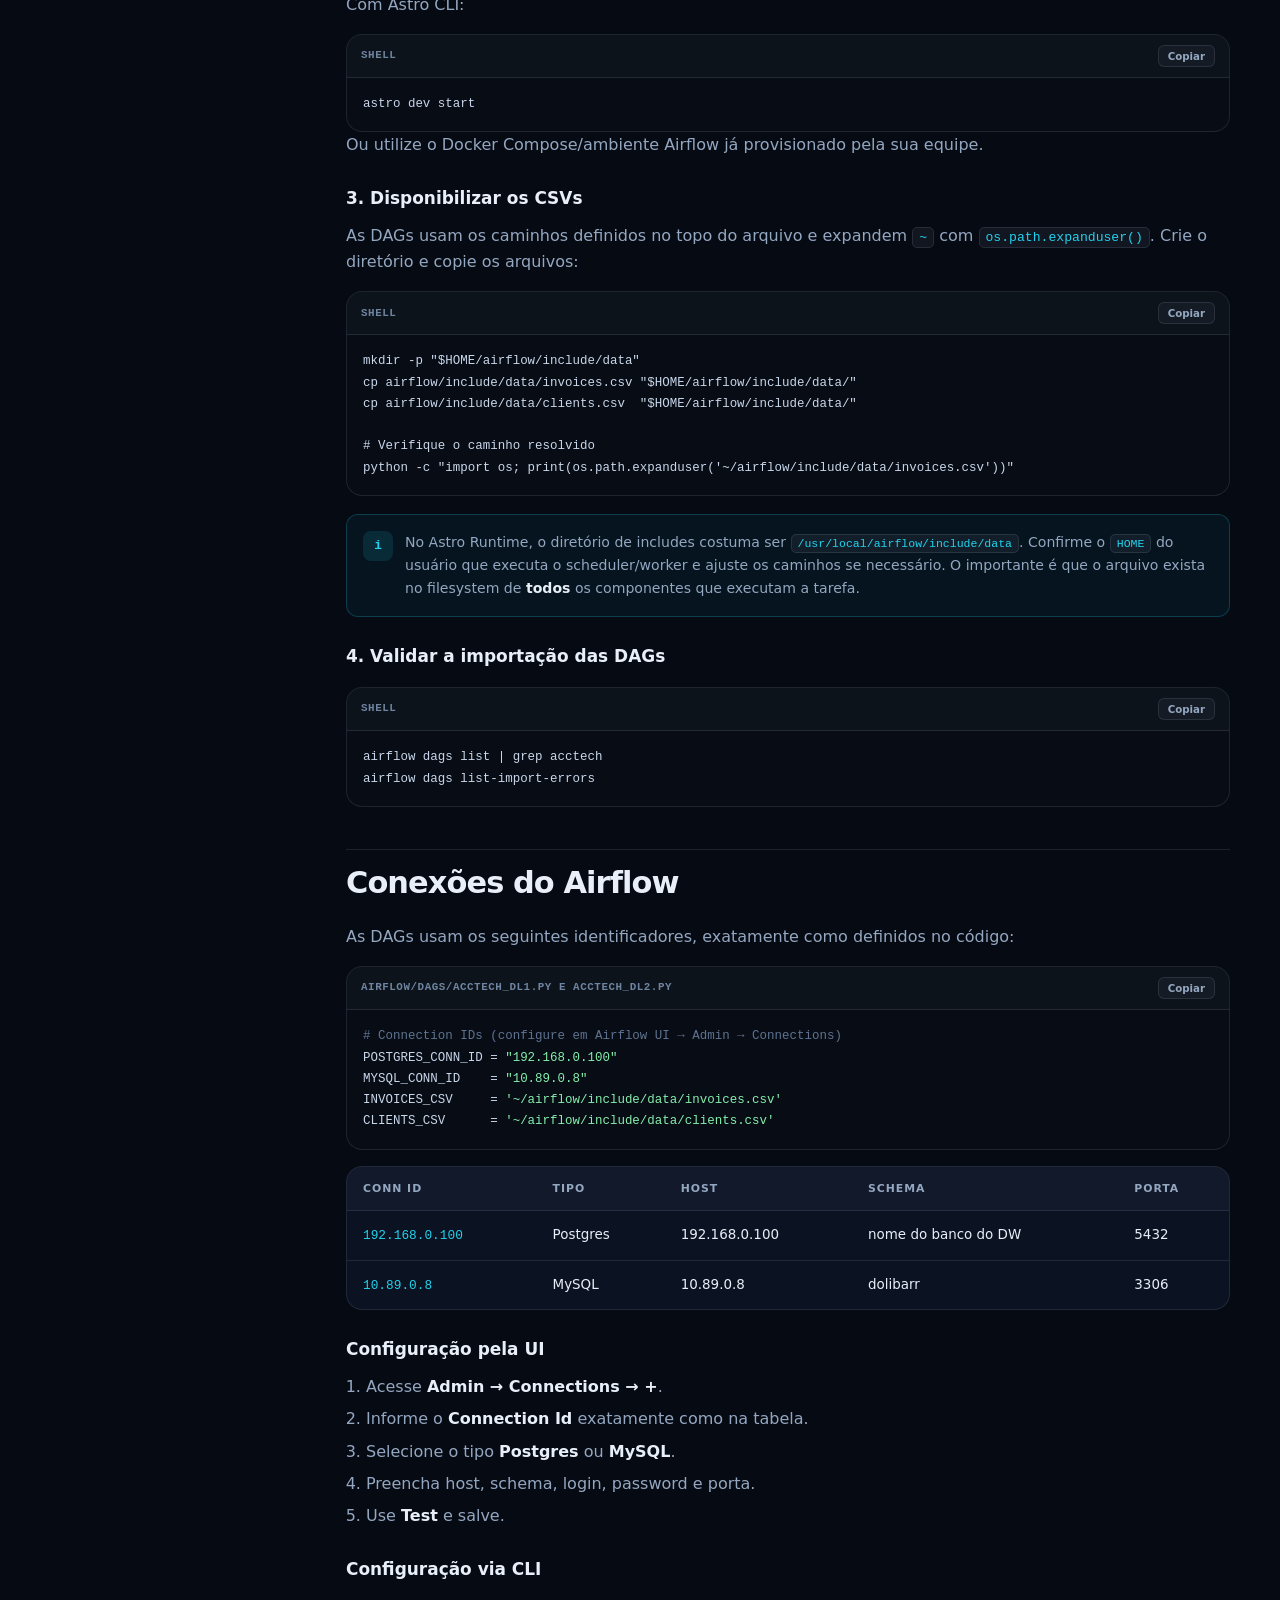
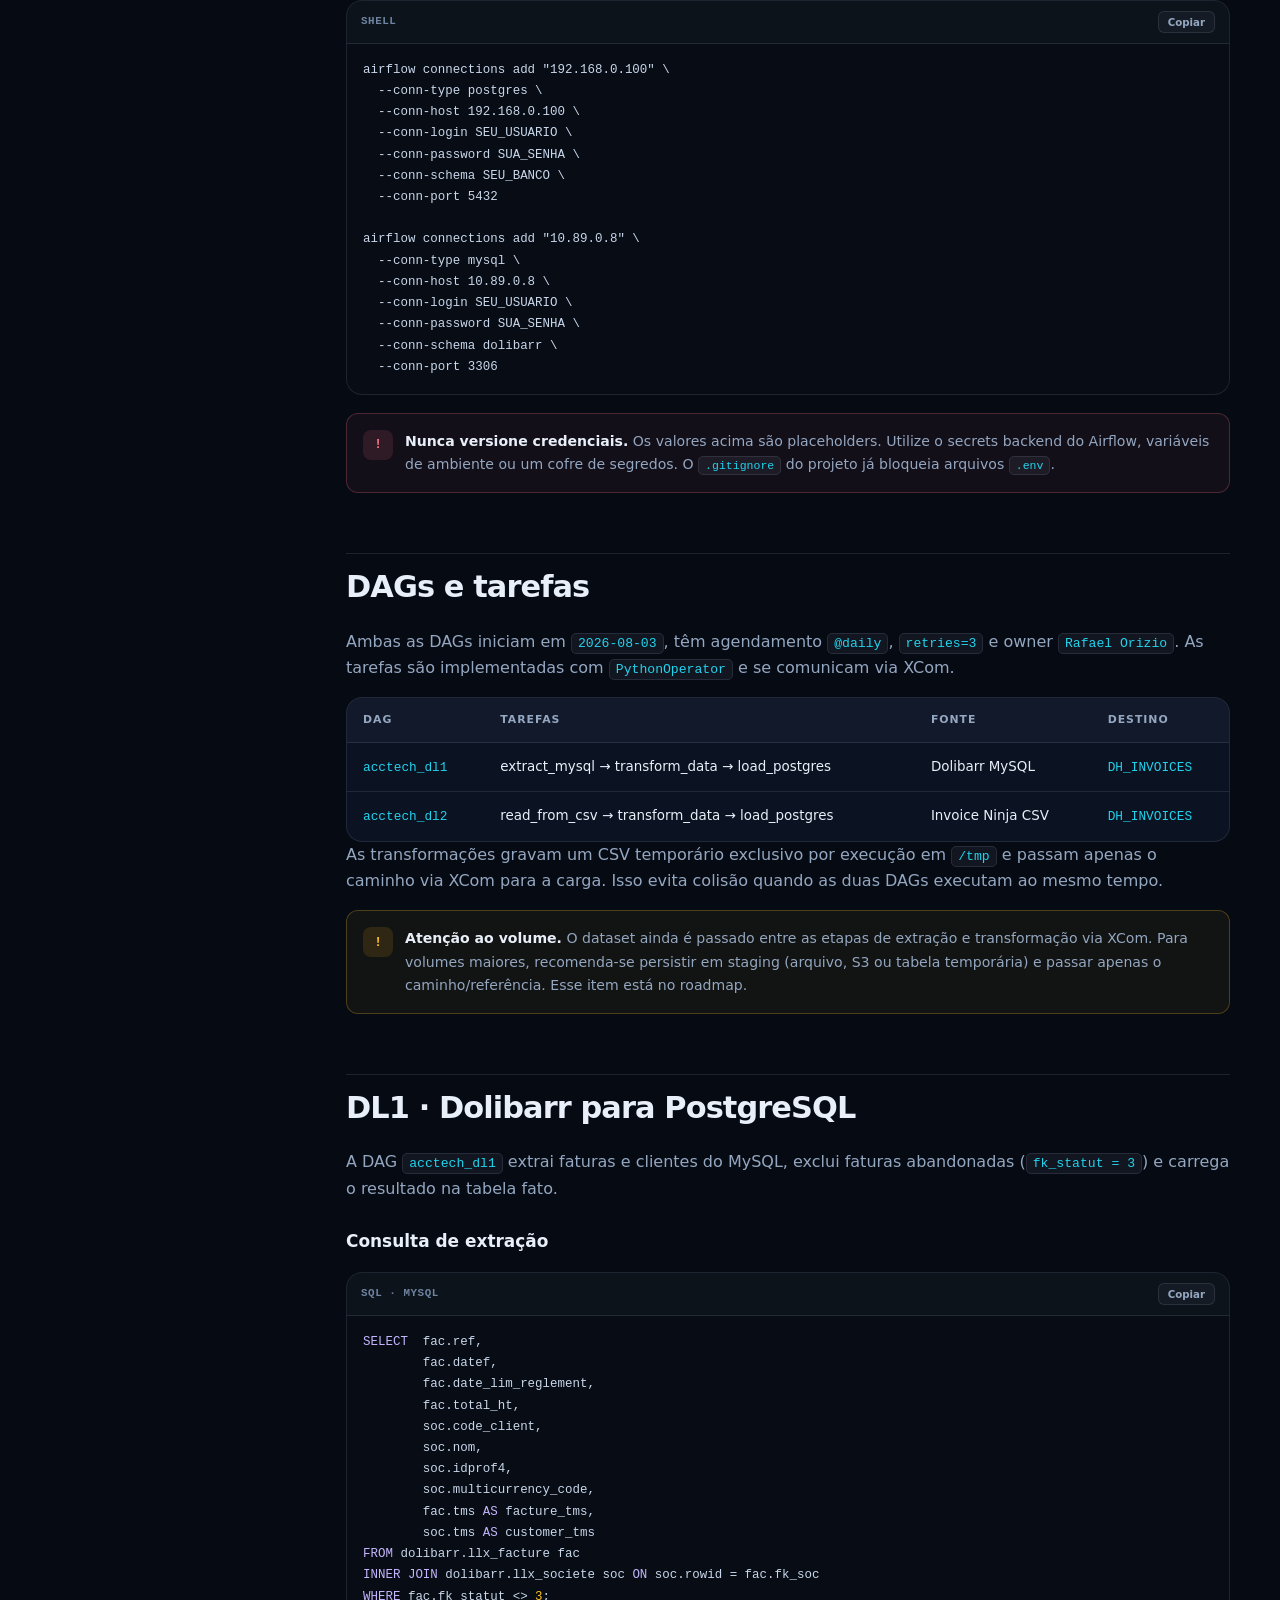
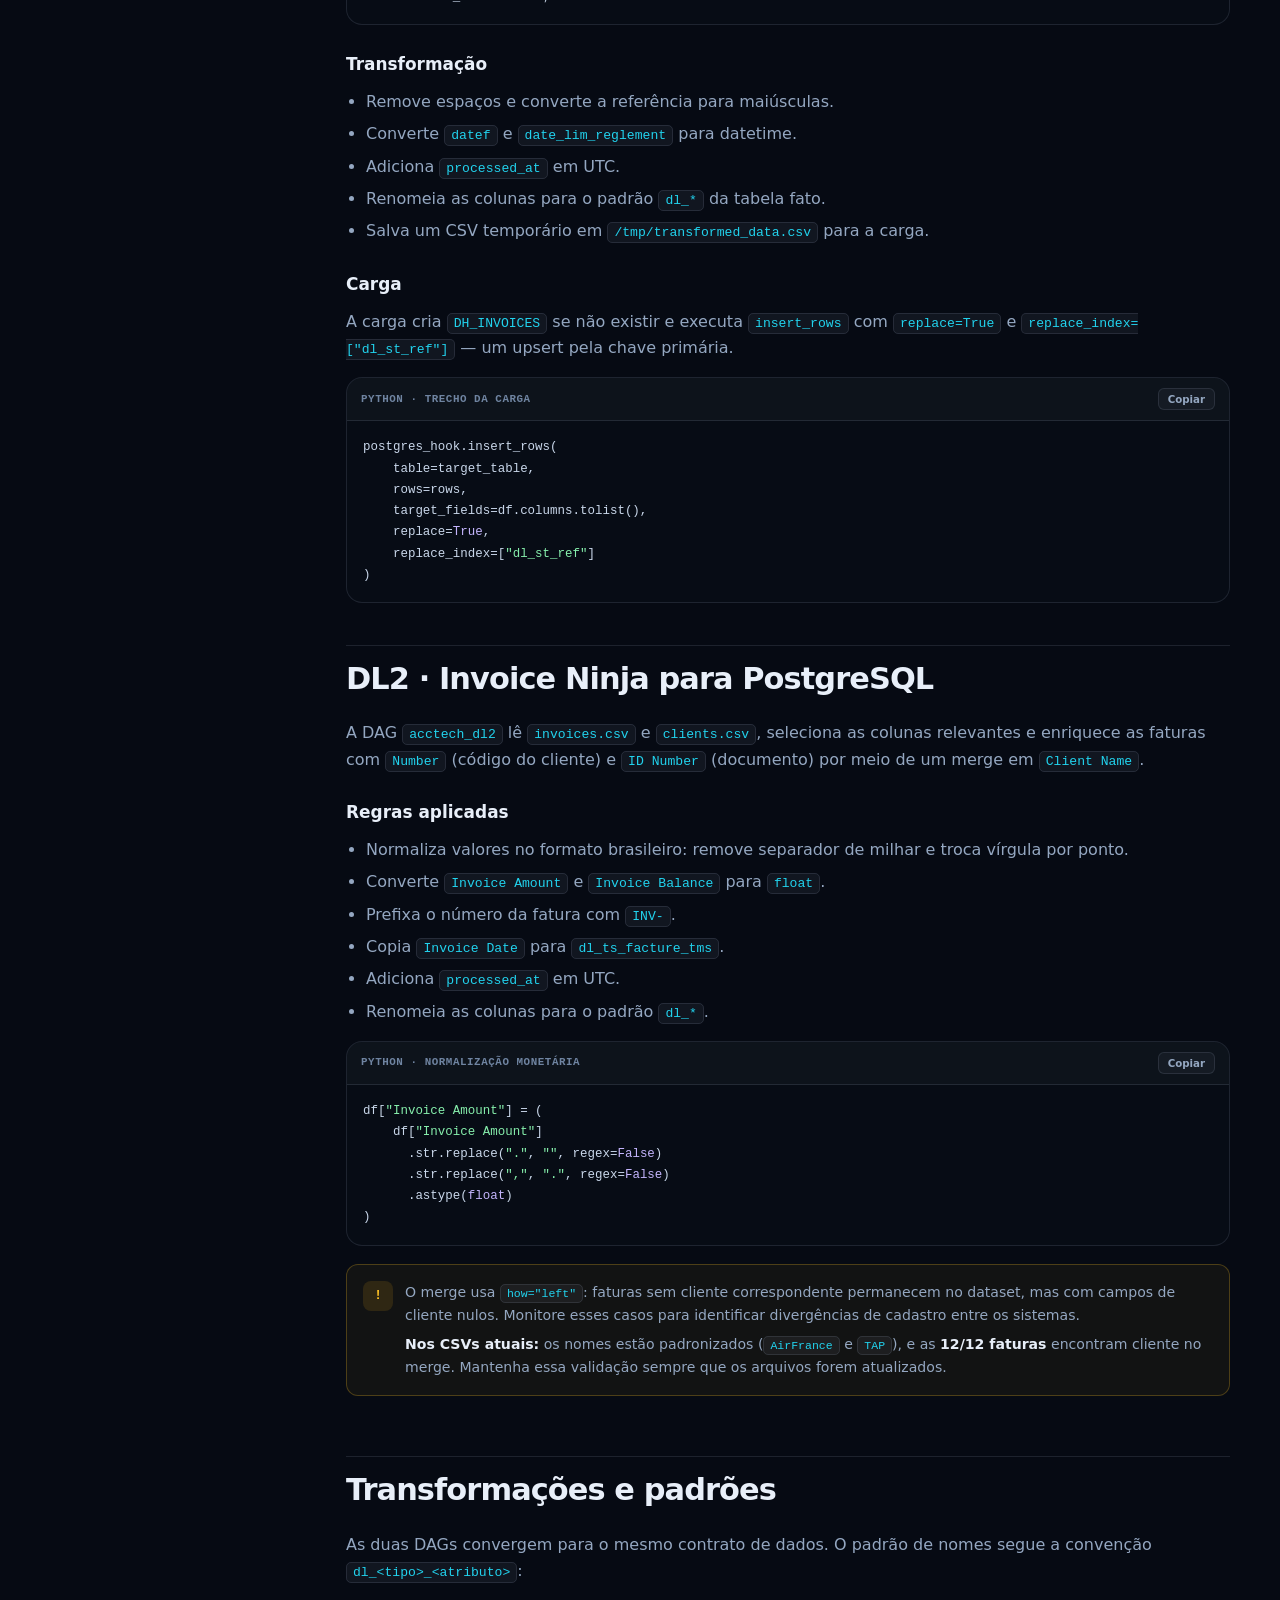
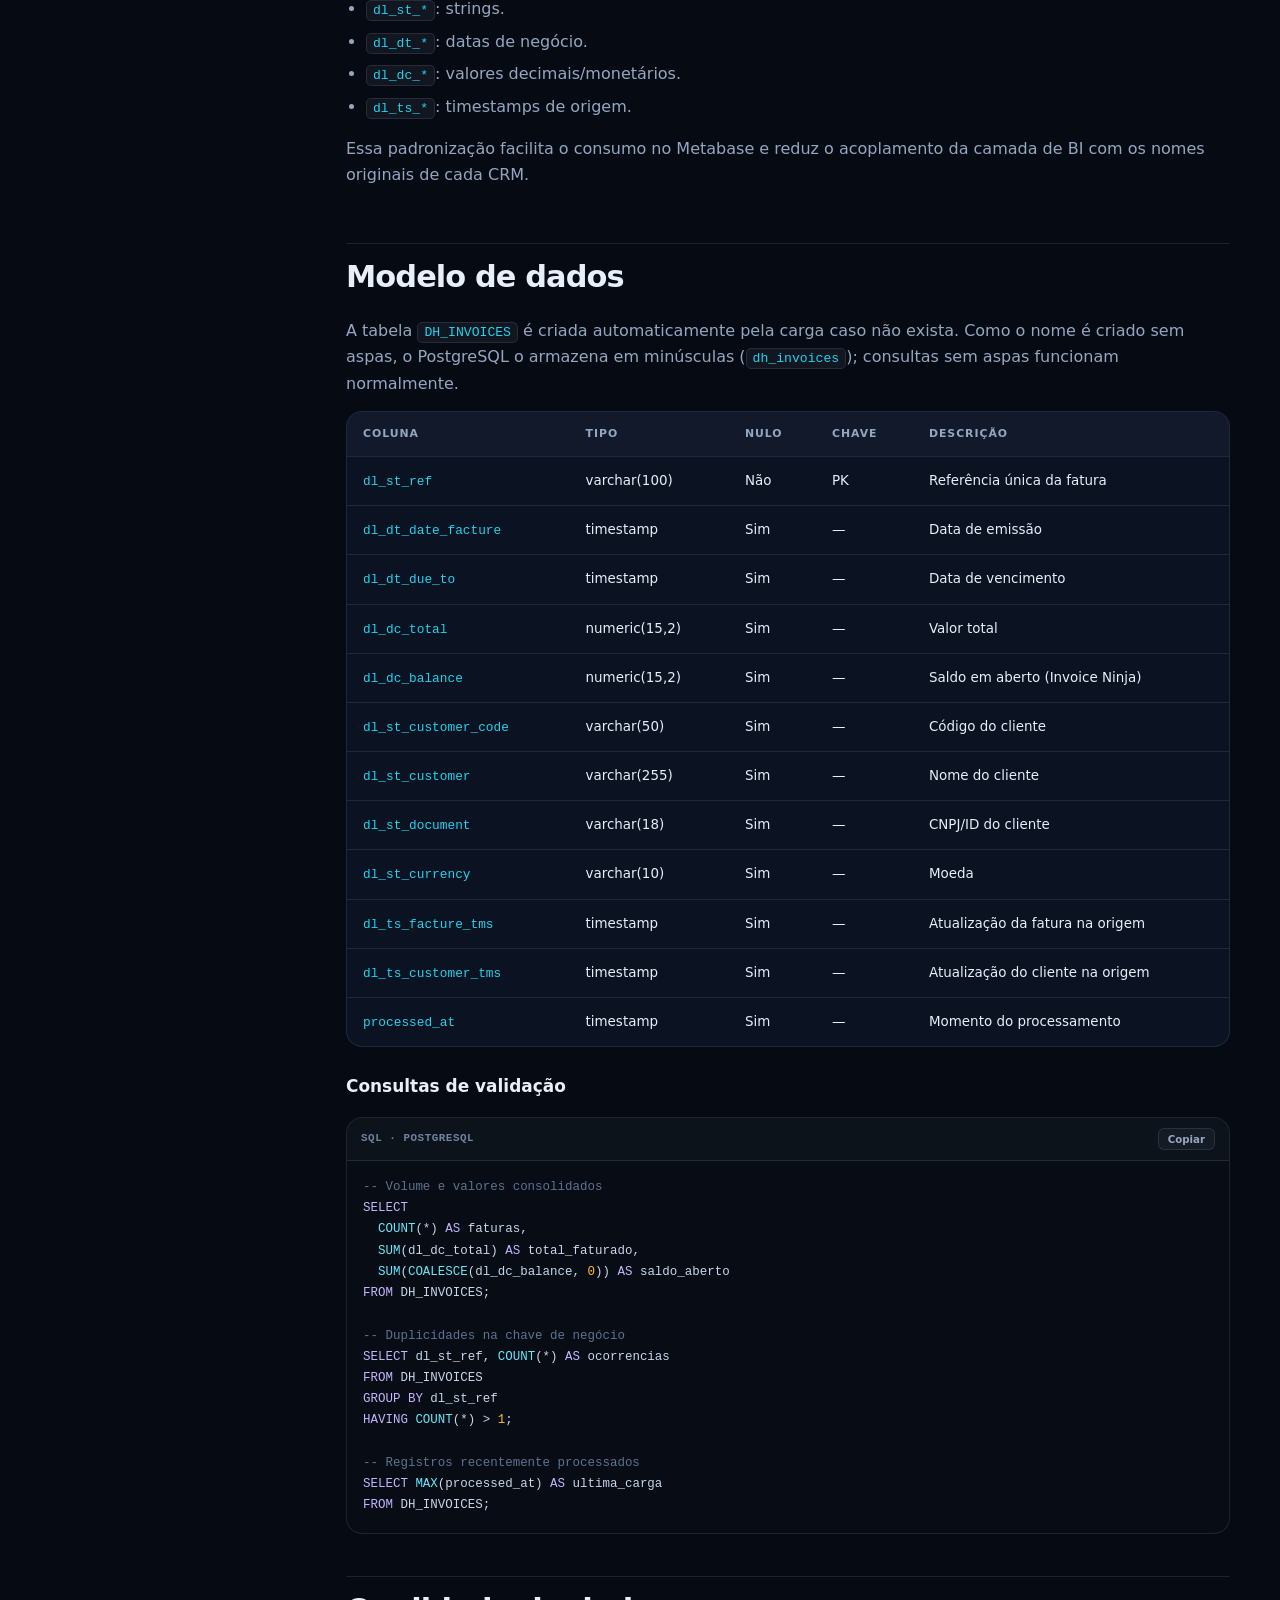
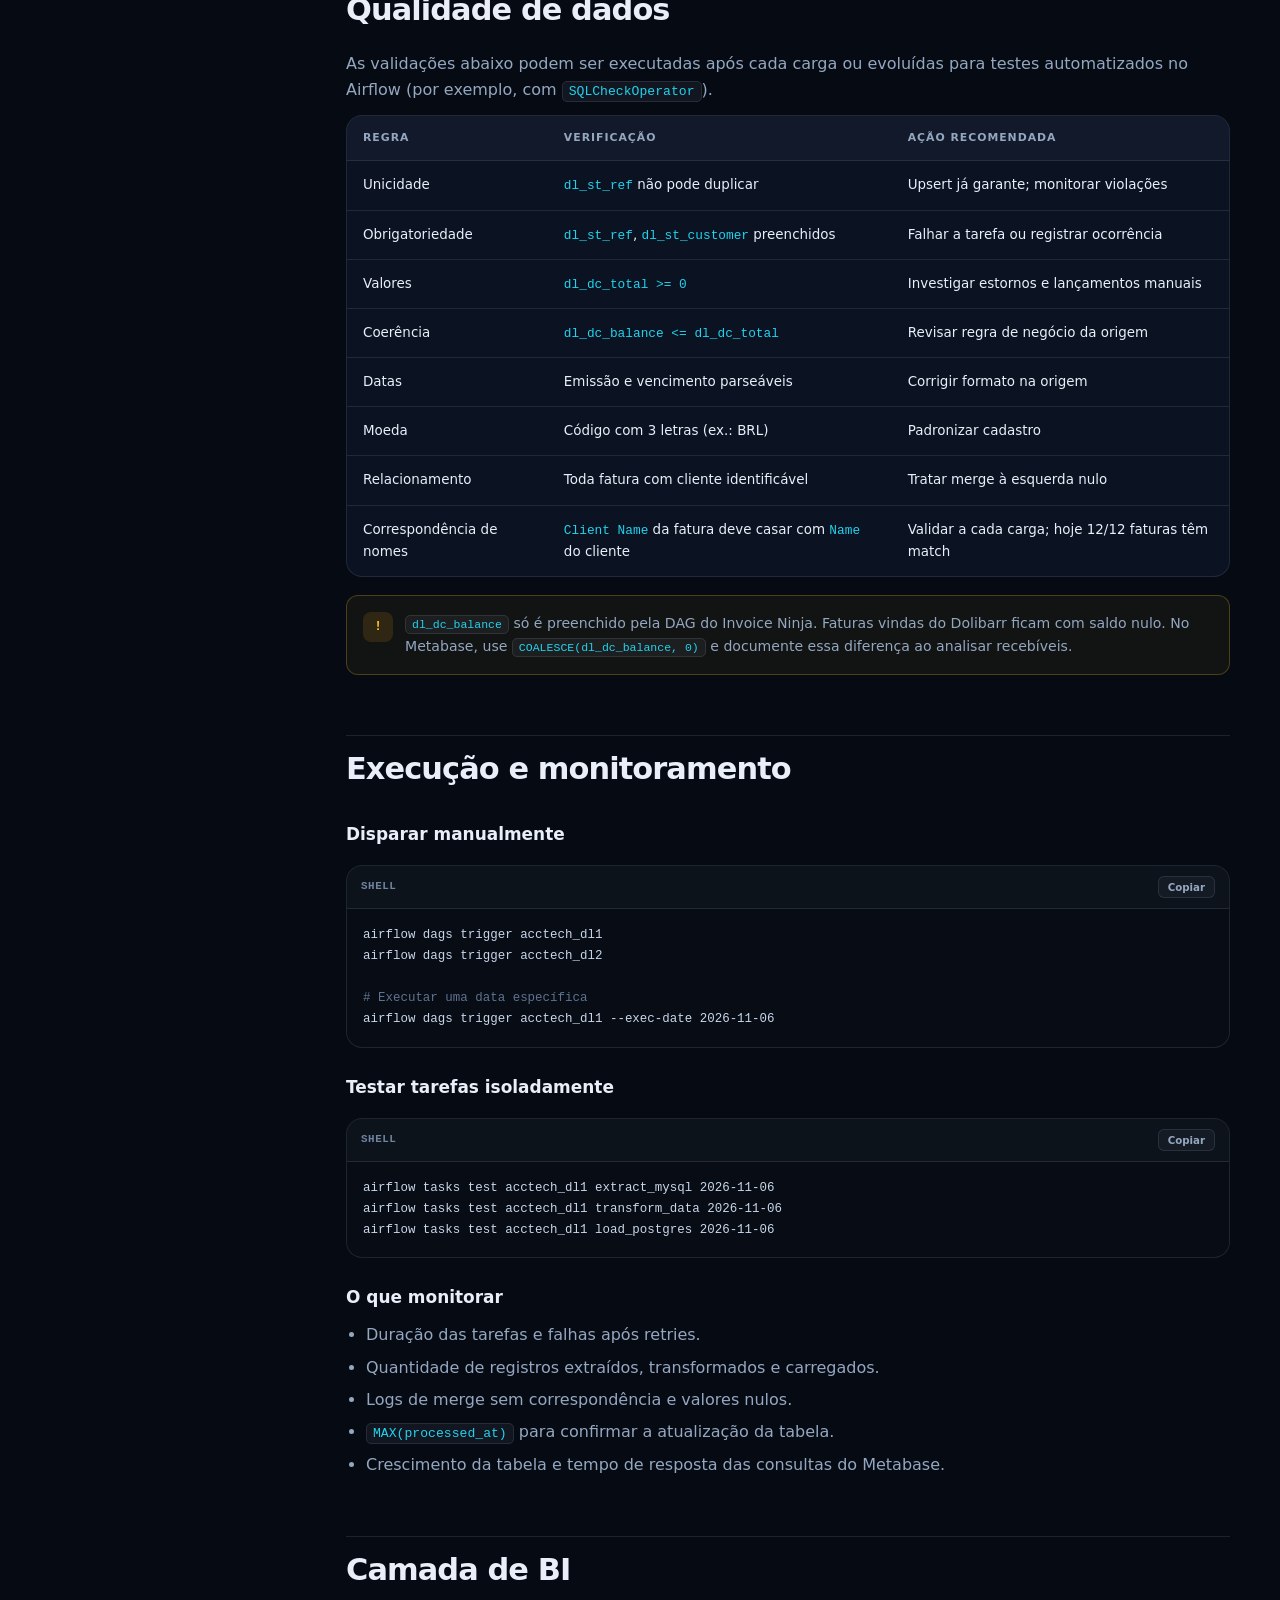
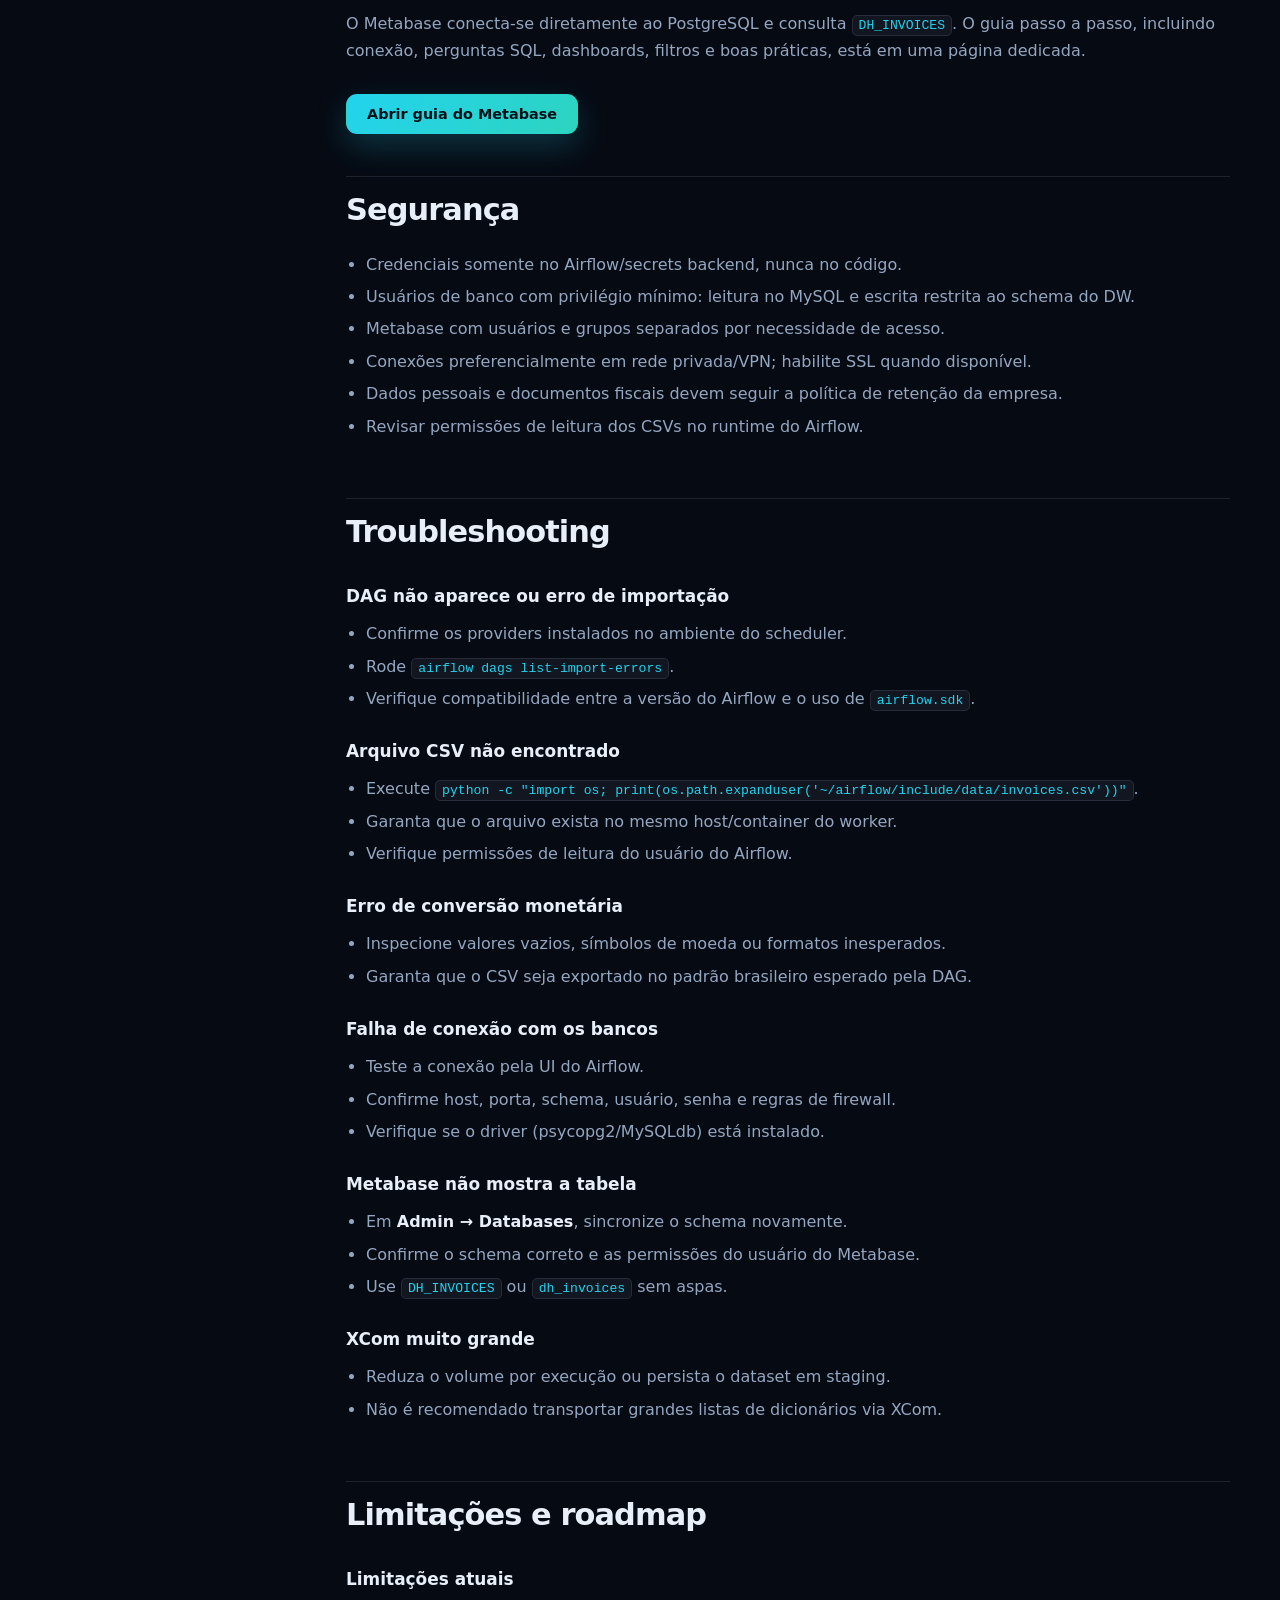
<file: documentacao.html>
<!DOCTYPE html>
<html lang="pt-BR">
<head>
  <meta charset="UTF-8">
  <meta name="viewport" content="width=device-width, initial-scale=1.0">
  <meta name="description" content="Documentação completa do pipeline de engenharia de dados: arquitetura, DAGs Airflow, transformações, modelo de dados, setup, qualidade e operação.">
  <meta name="author" content="Rafael Orizio">
  <title>Documentação | Rafael Orizio</title>
  <script>document.documentElement.classList.add("js");</script>
  <link rel="stylesheet" href="assets/styles.css">
</head>
<body>
  <a class="skip-link" href="#conteudo">Pular para o conteúdo</a>

  <header class="site-header">
    <div class="container nav">
      <a class="brand" href="index.html" aria-label="Rafael Orizio">
        <span class="brand-mark">RO</span>
        <span class="brand-text">
          <strong>Rafael Orizio</strong>
          <span>Data Engineering Portfolio</span>
        </span>
      </a>

      <ul class="nav-links" id="nav-links">
        <li><a href="index.html">Início</a></li>
        <li><a href="documentacao.html" aria-current="page">Documentação</a></li>
        <li><a href="metabase.html">Guia Metabase</a></li>
        <li><a href="index.html#dashboards">Dashboards</a></li>
      </ul>

      <a class="nav-cta" href="https://github.com/SEU-USUARIO/DE_CRM_Metabase_Airflow" data-config="github" target="_blank" rel="noopener">
        <svg viewBox="0 0 24 24" width="16" height="16" fill="currentColor" aria-hidden="true"><path d="M12 .5C5.65.5.5 5.65.5 12c0 5.08 3.29 9.39 7.86 10.91.58.11.79-.25.79-.56 0-.28-.01-1.02-.02-2-3.2.7-3.88-1.54-3.88-1.54-.52-1.33-1.28-1.68-1.28-1.68-1.05-.72.08-.7.08-.7 1.16.08 1.77 1.19 1.77 1.19 1.03 1.77 2.7 1.26 3.36.96.1-.75.4-1.26.73-1.55-2.55-.29-5.24-1.28-5.24-5.68 0-1.26.45-2.28 1.19-3.09-.12-.29-.52-1.46.11-3.05 0 0 .97-.31 3.18 1.18a11.1 11.1 0 0 1 5.79 0c2.2-1.49 3.17-1.18 3.17-1.18.63 1.59.23 2.76.11 3.05.74.81 1.19 1.83 1.19 3.09 0 4.41-2.69 5.38-5.25 5.67.41.35.78 1.05.78 2.12 0 1.53-.01 2.76-.01 3.14 0 .31.21.67.8.56A11.51 11.51 0 0 0 23.5 12C23.5 5.65 18.35.5 12 .5Z"/></svg>
        GitHub
      </a>

      <button class="nav-toggle" type="button" aria-label="Abrir menu" aria-controls="nav-links" aria-expanded="false">
        <span></span><span></span><span></span>
      </button>
    </div>
  </header>

  <main id="conteudo">
    <section class="page-hero">
      <div class="container">
        <span class="eyebrow"><i class="dot"></i>Documentação técnica</span>
        <h1>Do dado bruto ao dashboard: <span class="gradient-text">documentação completa</span></h1>
        <p>
          Arquitetura, configuração, detalhes das DAGs, dicionário de dados, qualidade,
          operação e evolução do pipeline Rafael Orizio.
        </p>
        <div class="hero-meta">
          <span><i class="tick">✓</i> Airflow 3 · Python 3</span>
          <span><i class="tick">✓</i> PostgreSQL + MySQL</span>
          <span><i class="tick">✓</i> Metabase</span>
          <span><i class="tick">✓</i> Última revisão: novembro de 2026</span>
        </div>
      </div>
    </section>

    <div class="container doc-layout">
      <aside class="doc-nav" aria-label="Índice da documentação">
        <h4>Nesta página</h4>
        <ul>
          <li><a href="#visao-geral">Visão geral</a></li>
          <li><a href="#arquitetura">Arquitetura</a></li>
          <li><a href="#estrutura">Estrutura do repositório</a></li>
          <li><a href="#dados">Dados de exemplo</a></li>
          <li><a href="#pre-requisitos">Pré-requisitos</a></li>
          <li><a href="#configuracao">Configuração do ambiente</a></li>
          <li><a href="#conexoes">Conexões do Airflow</a></li>
          <li><a href="#dags">DAGs e tarefas</a></li>
          <li><a href="#dl1">DL1 · Dolibarr</a></li>
          <li><a href="#dl2">DL2 · Invoice Ninja</a></li>
          <li><a href="#transformacoes">Transformações</a></li>
          <li><a href="#modelo">Modelo de dados</a></li>
          <li><a href="#qualidade">Qualidade de dados</a></li>
          <li><a href="#execucao">Execução e monitoramento</a></li>
          <li><a href="#metabase">Camada de BI</a></li>
          <li><a href="#seguranca">Segurança</a></li>
          <li><a href="#troubleshooting">Troubleshooting</a></li>
          <li><a href="#limitacoes">Limitações e roadmap</a></li>
        </ul>
      </aside>

      <div class="doc-content">
        <section id="visao-geral">
          <h2>Visão geral</h2>
          <p>
            A <strong>Rafael Orizio</strong> é um projeto de engenharia de dados que
            centraliza informações de dois CRMs — <strong>Dolibarr</strong> (MySQL) e
            <strong>Invoice Ninja</strong> (exportações CSV) — em um Data Warehouse
            PostgreSQL. O pipeline é orquestrado pelo <strong>Apache Airflow</strong>, as
            transformações são feitas em <strong>Python/Pandas</strong> e o consumo analítico
            acontece no <strong>Metabase</strong>.
          </p>
          <p>
            O objetivo é entregar uma visão única de faturamento, recebimentos, saldo em aberto
            e clientes, com execução diária, carga idempotente e documentação versionada.
          </p>
          <p>
            O conjunto de exemplo atual possui <strong>12 faturas</strong> de
            <strong>2 clientes</strong>, emitidas entre julho e novembro de 2026, totalizando
            <strong>R$ 535.122,94</strong> em faturamento e <strong>R$ 125.519,42</strong> em aberto.
          </p>

          <div class="grid-3" style="margin: 22px 0;">
            <div class="card">
              <div class="card-icon">01</div>
              <h3>Integração</h3>
              <p>Duas origens de CRM convergindo para um modelo analítico comum.</p>
            </div>
            <div class="card">
              <div class="card-icon violet">02</div>
              <h3>Confiabilidade</h3>
              <p>Agendamento diário, retries, upsert por chave de negócio e logs por tarefa.</p>
            </div>
            <div class="card">
              <div class="card-icon green">03</div>
              <h3>Analytics</h3>
              <p>Camada de BI com perguntas reutilizáveis, filtros e dashboards executivos.</p>
            </div>
          </div>

          <div class="callout warn">
            <div class="callout-icon">!</div>
            <div>
              <p><strong>Nota de escopo.</strong> O docstring original das DAGs menciona o Databricks como destino. A implementação atual entrega os dados no PostgreSQL e é consumida pelo Metabase. O Databricks permanece como evolução possível no roadmap.</p>
            </div>
          </div>
        </section>

        <section id="arquitetura">
          <h2>Arquitetura</h2>
          <p>
            O desenho segue um fluxo ETL em lote. Cada origem tem uma DAG dedicada, mas ambas
            compartilham a mesma tabela fato e a mesma estratégia de carga.
          </p>

          <div class="code-block">
            <div class="code-head"><span>Fluxo de dados</span></div>
            <pre><code>Dolibarr (MySQL 10.89.0.8)
        \
         \  acctech_dl1  →  Pandas  →  PostgreSQL (192.168.0.100)
         /                                   │
        /                                    ▼
Invoice Ninja (CSV)                      Metabase
         \  acctech_dl2  →  Pandas  →  DH_INVOICES  →  Dashboards</code></pre>
          </div>

          <h3>Camadas</h3>
          <div class="table-wrap" style="margin-top: 14px;">
            <table>
              <thead>
                <tr><th>Camada</th><th>Tecnologia</th><th>Responsabilidade</th></tr>
              </thead>
              <tbody>
                <tr><td>Origens</td><td>MySQL · CSV</td><td>Dados transacionais de faturas e clientes</td></tr>
                <tr><td>Orquestração</td><td>Apache Airflow</td><td>Agendamento, dependências, retries e observabilidade</td></tr>
                <tr><td>Processamento</td><td>Python · Pandas</td><td>Limpeza, padronização, merge e regras de negócio</td></tr>
                <tr><td>Armazenamento</td><td>PostgreSQL</td><td>Tabela fato <code>DH_INVOICES</code> (camada analítica)</td></tr>
                <tr><td>Consumo</td><td>Metabase</td><td>Perguntas, dashboards, filtros, alertas e assinaturas</td></tr>
              </tbody>
            </table>
          </div>

          <h3>Decisões de projeto</h3>
          <ul>
            <li><strong>Uma tabela fato única:</strong> simplifica o consumo e permite comparar as duas origens.</li>
            <li><strong>Prefixo <code>INV-</code> nas referências do Invoice Ninja:</strong> evita colisão com referências do Dolibarr na chave primária.</li>
            <li><strong>Upsert pela chave <code>dl_st_ref</code>:</strong> torna as execuções repetíveis e idempotentes.</li>
            <li><strong>Transformação no próprio Airflow:</strong> reduz a infraestrutura necessária nesta fase do projeto.</li>
            <li><strong>SQL transparente no Metabase:</strong> as regras analíticas ficam auditáveis e versionáveis na documentação.</li>
          </ul>
        </section>

        <section id="estrutura">
          <h2>Estrutura do repositório</h2>
          <div class="code-block">
            <div class="code-head"><span>Árvore do projeto</span></div>
            <pre><code>DE_CRM_Metabase_Airflow/
├── airflow/
│   ├── dags/
│   │   ├── AccTech_DL1.py        # Dolibarr (MySQL) → PostgreSQL
│   │   └── AccTech_DL2.py        # Invoice Ninja (CSV) → PostgreSQL
│   └── include/
│       └── data/
│           ├── invoices.csv
│           └── clients.csv
├── docs/                         # Portfólio e documentação (GitHub Pages)
│   ├── index.html
│   ├── documentacao.html
│   ├── metabase.html
│   └── assets/
├── .github/workflows/pages.yml   # Deploy automático do GitHub Pages
├── .gitignore
└── README.md</code></pre>
          </div>
          <p style="margin-top: 12px;">
            Os arquivos CSV de exemplo estão versionados em <code class="code-inline">airflow/include/data</code>.
            Em produção, eles devem ser substituídos pelas exportações mais recentes do Invoice Ninja.
          </p>
        </section>

        <section id="dados">
          <h2>Dados de exemplo</h2>
          <p>
            Os CSVs atuais representam o período de <strong>julho a novembro de 2026</strong>,
            com <strong>12 faturas</strong> de <strong>2 clientes</strong> (AirFrance e TAP),
            todas em BRL. Os valores abaixo foram calculados diretamente sobre os arquivos do
            repositório.
          </p>

          <div class="grid-4" style="margin: 20px 0;">
            <div class="card">
              <div class="card-icon">FT</div>
              <h3>Faturamento</h3>
              <p><strong>R$ 535.122,94</strong></p>
            </div>
            <div class="card">
              <div class="card-icon green">RC</div>
              <h3>Recebido</h3>
              <p><strong>R$ 409.603,52</strong> · 76,5%</p>
            </div>
            <div class="card">
              <div class="card-icon amber">AB</div>
              <h3>Em aberto</h3>
              <p><strong>R$ 125.519,42</strong> · 23,5%</p>
            </div>
            <div class="card">
              <div class="card-icon violet">TM</div>
              <h3>Ticket médio</h3>
              <p><strong>R$ 44.593,58</strong></p>
            </div>
          </div>

          <h3>Resumo por status</h3>
          <div class="table-wrap">
            <table>
              <thead>
                <tr><th>Status</th><th>Faturas</th><th>Faturamento</th><th>Saldo em aberto</th></tr>
              </thead>
              <tbody>
                <tr><td><span class="pill green">Paid</span></td><td>10</td><td>R$ 409.603,52</td><td>R$ 0,00</td></tr>
                <tr><td><span class="pill amber">Sent</span></td><td>2</td><td>R$ 125.519,42</td><td>R$ 125.519,42</td></tr>
                <tr><td><strong>Total</strong></td><td><strong>12</strong></td><td><strong>R$ 535.122,94</strong></td><td><strong>R$ 125.519,42</strong></td></tr>
              </tbody>
            </table>
          </div>

          <h3>Faturamento mensal</h3>
          <div class="table-wrap">
            <table>
              <thead>
                <tr><th>Mês</th><th>Faturas</th><th>Faturamento</th><th>Saldo em aberto</th></tr>
              </thead>
              <tbody>
                <tr><td>2026-07</td><td>1</td><td>R$ 13.024,00</td><td>R$ 0,00</td></tr>
                <tr><td>2026-08</td><td>3</td><td>R$ 138.576,83</td><td>R$ 0,00</td></tr>
                <tr><td>2026-09</td><td>3</td><td>R$ 140.909,23</td><td>R$ 0,00</td></tr>
                <tr><td>2026-10</td><td>3</td><td>R$ 117.093,46</td><td>R$ 0,00</td></tr>
                <tr><td>2026-11</td><td>2</td><td>R$ 125.519,42</td><td>R$ 125.519,42</td></tr>
                <tr><td><strong>Total</strong></td><td><strong>12</strong></td><td><strong>R$ 535.122,94</strong></td><td><strong>R$ 125.519,42</strong></td></tr>
              </tbody>
            </table>
          </div>

          <h3>Clientes</h3>
          <div class="table-wrap">
            <table>
              <thead>
                <tr><th>Nome</th><th>Número</th><th>Usuário</th><th>Saldo</th><th>Pago</th><th>ID Number</th><th>País</th></tr>
              </thead>
              <tbody>
                <tr><td>AirFrance</td><td><code>PCU202512-0006</code></td><td>Charles</td><td>R$ 113.800,00</td><td>R$ 147.841,67</td><td><code>12313131321</code></td><td>France</td></tr>
                <tr><td>TAP</td><td><code>PCU201812-0002</code></td><td>José</td><td>R$ 11.719,42</td><td>R$ 116.398,45</td><td><code>1334566677</code></td><td>Portugal</td></tr>
              </tbody>
            </table>
          </div>

          <h3>Faturas</h3>
          <div class="table-wrap">
            <table>
              <thead>
                <tr><th>Fatura</th><th>Cliente</th><th>Emissão</th><th>Vencimento</th><th>Valor</th><th>Saldo</th><th>Status</th></tr>
              </thead>
              <tbody>
                <tr><td><code>2k26WAA080101</code></td><td>AirFrance</td><td>2026-08-01</td><td>2026-08-21</td><td>R$ 114.333,37</td><td>R$ 0,00</td><td>Paid</td></tr>
                <tr><td><code>2k26WAA071601</code></td><td>TAP</td><td>2026-07-16</td><td>2026-07-28</td><td>R$ 13.024,00</td><td>R$ 0,00</td><td>Paid</td></tr>
                <tr><td><code>2k26WAA080102</code></td><td>TAP</td><td>2026-08-01</td><td>2026-08-21</td><td>R$ 12.440,38</td><td>R$ 0,00</td><td>Paid</td></tr>
                <tr><td><code>2k26WAA090101</code></td><td>AirFrance</td><td>2026-09-01</td><td>2026-09-21</td><td>R$ 113.375,00</td><td>R$ 0,00</td><td>Paid</td></tr>
                <tr><td><code>2k26WAA081601</code></td><td>TAP</td><td>2026-08-16</td><td>2026-08-28</td><td>R$ 11.803,08</td><td>R$ 0,00</td><td>Paid</td></tr>
                <tr><td><code>2k26WAA090102</code></td><td>TAP</td><td>2026-09-01</td><td>2026-09-21</td><td>R$ 13.355,73</td><td>R$ 0,00</td><td>Paid</td></tr>
                <tr><td><code>2k26WAA091601</code></td><td>TAP</td><td>2026-09-16</td><td>2026-09-28</td><td>R$ 14.178,50</td><td>R$ 0,00</td><td>Paid</td></tr>
                <tr><td><code>2k26WAA100101</code></td><td>AirFrance</td><td>2026-10-01</td><td>2026-10-21</td><td>R$ 113.800,00</td><td>R$ 0,00</td><td>Paid</td></tr>
                <tr><td><code>2k26WAA100102</code></td><td>TAP</td><td>2026-10-01</td><td>2026-10-21</td><td>R$ 1.437,58</td><td>R$ 0,00</td><td>Paid</td></tr>
                <tr><td><code>2k26WAA101601</code></td><td>TAP</td><td>2026-10-16</td><td>2026-10-28</td><td>R$ 1.855,88</td><td>R$ 0,00</td><td>Paid</td></tr>
                <tr><td><code>2k26WAA110101</code></td><td>AirFrance</td><td>2026-11-01</td><td>2026-11-21</td><td>R$ 113.800,00</td><td>R$ 113.800,00</td><td>Sent</td></tr>
                <tr><td><code>2k26WAA110102</code></td><td>TAP</td><td>2026-11-01</td><td>2026-11-21</td><td>R$ 11.719,42</td><td>R$ 11.719,42</td><td>Sent</td></tr>
              </tbody>
            </table>
          </div>

          <h3>Faturamento por cliente</h3>
          <div class="table-wrap">
            <table>
              <thead>
                <tr><th>Cliente</th><th>Faturas</th><th>Faturamento</th><th>Saldo em aberto</th><th>Ticket médio</th></tr>
              </thead>
              <tbody>
                <tr><td>AirFrance</td><td>4</td><td>R$ 455.308,37</td><td>R$ 113.800,00</td><td>R$ 113.827,09</td></tr>
                <tr><td>TAP</td><td>8</td><td>R$ 79.814,57</td><td>R$ 11.719,42</td><td>R$ 9.976,82</td></tr>
                <tr><td><strong>Total</strong></td><td><strong>12</strong></td><td><strong>R$ 535.122,94</strong></td><td><strong>R$ 125.519,42</strong></td><td><strong>R$ 44.593,58</strong></td></tr>
              </tbody>
            </table>
          </div>

          <div class="callout" style="margin-top: 18px;">
            <div class="callout-icon">✓</div>
            <div>
              <p><strong>Correspondência validada.</strong> Faturas e cadastro usam <code class="code-inline">AirFrance</code>, então as <strong>12/12 faturas</strong> encontram cliente no merge. Os campos <code class="code-inline">dl_st_customer_code</code> e <code class="code-inline">dl_st_document</code> ficam preenchidos em todas as linhas.</p>
            </div>
          </div>

          <div class="callout warn" style="margin-top: 12px;">
            <div class="callout-icon">i</div>
            <div>
              <p>Os IDs numéricos do cadastro (<code class="code-inline">12313131321</code> e <code class="code-inline">1334566677</code>) são compatíveis com a coluna <code class="code-inline">dl_st_document varchar(18)</code>. Os saldos zerados e os valores monetários em formato brasileiro também são tratados pela DAG DL2.</p>
            </div>
          </div>
        </section>

        <section id="pre-requisitos">
          <h2>Pré-requisitos</h2>
          <ul class="checklist">
            <li>Apache Airflow 3.x (Astro Runtime, Docker Compose ou ambiente gerenciado)</li>
            <li>Python 3.10+ com Pandas</li>
            <li>Providers <code class="code-inline">apache-airflow-providers-postgres</code> e <code class="code-inline">apache-airflow-providers-mysql</code></li>
            <li>Acesso de leitura ao MySQL do Dolibarr</li>
            <li>Acesso de escrita ao PostgreSQL de destino</li>
            <li>Arquivos <code class="code-inline">invoices.csv</code> e <code class="code-inline">clients.csv</code> disponíveis no runtime</li>
            <li>Instância do Metabase conectada ao PostgreSQL</li>
          </ul>

          <div class="code-block">
            <div class="code-head"><span>Dependências Python</span><button class="copy-btn" type="button">Copiar</button></div>
            <pre><code>pip install apache-airflow apache-airflow-providers-postgres apache-airflow-providers-mysql pandas</code></pre>
          </div>
        </section>

        <section id="configuracao">
          <h2>Configuração do ambiente</h2>
          <h3>1. Clonar o repositório</h3>
          <div class="code-block">
            <div class="code-head"><span>Shell</span><button class="copy-btn" type="button">Copiar</button></div>
            <pre><code>git clone https://github.com/SEU-USUARIO/DE_CRM_Metabase_Airflow.git
cd DE_CRM_Metabase_Airflow</code></pre>
          </div>

          <h3>2. Iniciar o Airflow</h3>
          <p>Com Astro CLI:</p>
          <div class="code-block">
            <div class="code-head"><span>Shell</span><button class="copy-btn" type="button">Copiar</button></div>
            <pre><code>astro dev start</code></pre>
          </div>
          <p>Ou utilize o Docker Compose/ambiente Airflow já provisionado pela sua equipe.</p>

          <h3>3. Disponibilizar os CSVs</h3>
          <p>
            As DAGs usam os caminhos definidos no topo do arquivo e expandem <code class="code-inline">~</code>
            com <code class="code-inline">os.path.expanduser()</code>. Crie o diretório e copie os arquivos:
          </p>
          <div class="code-block">
            <div class="code-head"><span>Shell</span><button class="copy-btn" type="button">Copiar</button></div>
            <pre><code>mkdir -p "$HOME/airflow/include/data"
cp airflow/include/data/invoices.csv "$HOME/airflow/include/data/"
cp airflow/include/data/clients.csv  "$HOME/airflow/include/data/"

# Verifique o caminho resolvido
python -c "import os; print(os.path.expanduser('~/airflow/include/data/invoices.csv'))"</code></pre>
          </div>

          <div class="callout">
            <div class="callout-icon">i</div>
            <div>
              <p>
                No Astro Runtime, o diretório de includes costuma ser
                <code class="code-inline">/usr/local/airflow/include/data</code>. Confirme o
                <code class="code-inline">HOME</code> do usuário que executa o scheduler/worker e ajuste os
                caminhos se necessário. O importante é que o arquivo exista no filesystem de <strong>todos</strong>
                os componentes que executam a tarefa.
              </p>
            </div>
          </div>

          <h3>4. Validar a importação das DAGs</h3>
          <div class="code-block">
            <div class="code-head"><span>Shell</span><button class="copy-btn" type="button">Copiar</button></div>
            <pre><code>airflow dags list | grep acctech
airflow dags list-import-errors</code></pre>
          </div>
        </section>

        <section id="conexoes">
          <h2>Conexões do Airflow</h2>
          <p>
            As DAGs usam os seguintes identificadores, exatamente como definidos no código:
          </p>
          <div class="code-block">
            <div class="code-head"><span>airflow/dags/AccTech_DL1.py e AccTech_DL2.py</span><button class="copy-btn" type="button">Copiar</button></div>
            <pre><code><span class="cm"># Connection IDs (configure em Airflow UI → Admin → Connections)</span>
POSTGRES_CONN_ID = <span class="st">"192.168.0.100"</span>
MYSQL_CONN_ID    = <span class="st">"10.89.0.8"</span>
INVOICES_CSV     = <span class="st">'~/airflow/include/data/invoices.csv'</span>
CLIENTS_CSV      = <span class="st">'~/airflow/include/data/clients.csv'</span></code></pre>
          </div>

          <div class="table-wrap" style="margin-top: 16px;">
            <table>
              <thead>
                <tr><th>Conn ID</th><th>Tipo</th><th>Host</th><th>Schema</th><th>Porta</th></tr>
              </thead>
              <tbody>
                <tr><td><code>192.168.0.100</code></td><td>Postgres</td><td>192.168.0.100</td><td>nome do banco do DW</td><td>5432</td></tr>
                <tr><td><code>10.89.0.8</code></td><td>MySQL</td><td>10.89.0.8</td><td>dolibarr</td><td>3306</td></tr>
              </tbody>
            </table>
          </div>

          <h3>Configuração pela UI</h3>
          <ol>
            <li>Acesse <strong>Admin → Connections → +</strong>.</li>
            <li>Informe o <strong>Connection Id</strong> exatamente como na tabela.</li>
            <li>Selecione o tipo <strong>Postgres</strong> ou <strong>MySQL</strong>.</li>
            <li>Preencha host, schema, login, password e porta.</li>
            <li>Use <strong>Test</strong> e salve.</li>
          </ol>

          <h3>Configuração via CLI</h3>
          <div class="code-block">
            <div class="code-head"><span>Shell</span><button class="copy-btn" type="button">Copiar</button></div>
            <pre><code>airflow connections add "192.168.0.100" \
  --conn-type postgres \
  --conn-host 192.168.0.100 \
  --conn-login SEU_USUARIO \
  --conn-password SUA_SENHA \
  --conn-schema SEU_BANCO \
  --conn-port 5432

airflow connections add "10.89.0.8" \
  --conn-type mysql \
  --conn-host 10.89.0.8 \
  --conn-login SEU_USUARIO \
  --conn-password SUA_SENHA \
  --conn-schema dolibarr \
  --conn-port 3306</code></pre>
          </div>

          <div class="callout danger">
            <div class="callout-icon">!</div>
            <div>
              <p><strong>Nunca versione credenciais.</strong> Os valores acima são placeholders. Utilize o secrets backend do Airflow, variáveis de ambiente ou um cofre de segredos. O <code class="code-inline">.gitignore</code> do projeto já bloqueia arquivos <code class="code-inline">.env</code>.</p>
            </div>
          </div>
        </section>

        <section id="dags">
          <h2>DAGs e tarefas</h2>
          <p>
            Ambas as DAGs iniciam em <code class="code-inline">2026-08-03</code>, têm agendamento
            <code class="code-inline">@daily</code>, <code class="code-inline">retries=3</code> e owner
            <code class="code-inline">Rafael Orizio</code>. As tarefas são implementadas com
            <code class="code-inline">PythonOperator</code> e se comunicam via XCom.
          </p>

          <div class="table-wrap" style="margin-top: 16px;">
            <table>
              <thead>
                <tr><th>DAG</th><th>Tarefas</th><th>Fonte</th><th>Destino</th></tr>
              </thead>
              <tbody>
                <tr><td><code>acctech_dl1</code></td><td>extract_mysql → transform_data → load_postgres</td><td>Dolibarr MySQL</td><td><code>DH_INVOICES</code></td></tr>
                <tr><td><code>acctech_dl2</code></td><td>read_from_csv → transform_data → load_postgres</td><td>Invoice Ninja CSV</td><td><code>DH_INVOICES</code></td></tr>
              </tbody>
            </table>
          </div>

          <p>
            As transformações gravam um CSV temporário exclusivo por execução em
            <code class="code-inline">/tmp</code> e passam apenas o caminho via XCom para a carga.
            Isso evita colisão quando as duas DAGs executam ao mesmo tempo.
          </p>

          <div class="callout warn" style="margin-top: 16px;">
            <div class="callout-icon">!</div>
            <div>
              <p><strong>Atenção ao volume.</strong> O dataset ainda é passado entre as etapas de extração e transformação via XCom. Para volumes maiores, recomenda-se persistir em staging (arquivo, S3 ou tabela temporária) e passar apenas o caminho/referência. Esse item está no roadmap.</p>
            </div>
          </div>
        </section>

        <section id="dl1">
          <h2>DL1 · Dolibarr para PostgreSQL</h2>
          <p>
            A DAG <code class="code-inline">acctech_dl1</code> extrai faturas e clientes do MySQL,
            exclui faturas abandonadas (<code class="code-inline">fk_statut = 3</code>) e carrega o
            resultado na tabela fato.
          </p>

          <h3>Consulta de extração</h3>
          <div class="code-block">
            <div class="code-head"><span>SQL · MySQL</span><button class="copy-btn" type="button">Copiar</button></div>
            <pre><code><span class="kw">SELECT</span>  fac.ref,
        fac.datef,
        fac.date_lim_reglement,
        fac.total_ht,
        soc.code_client,
        soc.nom,
        soc.idprof4,
        soc.multicurrency_code,
        fac.tms <span class="kw">AS</span> facture_tms,
        soc.tms <span class="kw">AS</span> customer_tms
<span class="kw">FROM</span> dolibarr.llx_facture fac
<span class="kw">INNER JOIN</span> dolibarr.llx_societe soc <span class="kw">ON</span> soc.rowid = fac.fk_soc
<span class="kw">WHERE</span> fac.fk_statut &lt;&gt; <span class="num">3</span>;</code></pre>
          </div>

          <h3>Transformação</h3>
          <ul>
            <li>Remove espaços e converte a referência para maiúsculas.</li>
            <li>Converte <code class="code-inline">datef</code> e <code class="code-inline">date_lim_reglement</code> para datetime.</li>
            <li>Adiciona <code class="code-inline">processed_at</code> em UTC.</li>
            <li>Renomeia as colunas para o padrão <code class="code-inline">dl_*</code> da tabela fato.</li>
            <li>Salva um CSV temporário em <code class="code-inline">/tmp/transformed_data.csv</code> para a carga.</li>
          </ul>

          <h3>Carga</h3>
          <p>
            A carga cria <code class="code-inline">DH_INVOICES</code> se não existir e executa
            <code class="code-inline">insert_rows</code> com <code class="code-inline">replace=True</code>
            e <code class="code-inline">replace_index=["dl_st_ref"]</code> — um upsert pela chave primária.
          </p>
          <div class="code-block">
            <div class="code-head"><span>Python · trecho da carga</span><button class="copy-btn" type="button">Copiar</button></div>
            <pre><code>postgres_hook.insert_rows(
    table=target_table,
    rows=rows,
    target_fields=df.columns.tolist(),
    replace=<span class="kw">True</span>,
    replace_index=[<span class="st">"dl_st_ref"</span>]
)</code></pre>
          </div>
        </section>

        <section id="dl2">
          <h2>DL2 · Invoice Ninja para PostgreSQL</h2>
          <p>
            A DAG <code class="code-inline">acctech_dl2</code> lê <code class="code-inline">invoices.csv</code>
            e <code class="code-inline">clients.csv</code>, seleciona as colunas relevantes e enriquece as
            faturas com <code class="code-inline">Number</code> (código do cliente) e
            <code class="code-inline">ID Number</code> (documento) por meio de um merge em
            <code class="code-inline">Client Name</code>.
          </p>

          <h3>Regras aplicadas</h3>
          <ul>
            <li>Normaliza valores no formato brasileiro: remove separador de milhar e troca vírgula por ponto.</li>
            <li>Converte <code class="code-inline">Invoice Amount</code> e <code class="code-inline">Invoice Balance</code> para <code class="code-inline">float</code>.</li>
            <li>Prefixa o número da fatura com <code class="code-inline">INV-</code>.</li>
            <li>Copia <code class="code-inline">Invoice Date</code> para <code class="code-inline">dl_ts_facture_tms</code>.</li>
            <li>Adiciona <code class="code-inline">processed_at</code> em UTC.</li>
            <li>Renomeia as colunas para o padrão <code class="code-inline">dl_*</code>.</li>
          </ul>

          <div class="code-block">
            <div class="code-head"><span>Python · normalização monetária</span><button class="copy-btn" type="button">Copiar</button></div>
            <pre><code>df[<span class="st">"Invoice Amount"</span>] = (
    df[<span class="st">"Invoice Amount"</span>]
      .str.replace(<span class="st">"."</span>, <span class="st">""</span>, regex=<span class="kw">False</span>)
      .str.replace(<span class="st">","</span>, <span class="st">"."</span>, regex=<span class="kw">False</span>)
      .astype(<span class="kw">float</span>)
)</code></pre>
          </div>

          <div class="callout warn">
            <div class="callout-icon">!</div>
            <div>
              <p>
                O merge usa <code class="code-inline">how="left"</code>: faturas sem cliente
                correspondente permanecem no dataset, mas com campos de cliente nulos. Monitore
                esses casos para identificar divergências de cadastro entre os sistemas.
              </p>
              <p>
                <strong>Nos CSVs atuais:</strong> os nomes estão padronizados
                (<code class="code-inline">AirFrance</code> e <code class="code-inline">TAP</code>),
                e as <strong>12/12 faturas</strong> encontram cliente no merge. Mantenha essa
                validação sempre que os arquivos forem atualizados.
              </p>
            </div>
          </div>
        </section>

        <section id="transformacoes">
          <h2>Transformações e padrões</h2>
          <p>
            As duas DAGs convergem para o mesmo contrato de dados. O padrão de nomes segue a
            convenção <code class="code-inline">dl_&lt;tipo&gt;_&lt;atributo&gt;</code>:
          </p>
          <ul>
            <li><code class="code-inline">dl_st_*</code>: strings.</li>
            <li><code class="code-inline">dl_dt_*</code>: datas de negócio.</li>
            <li><code class="code-inline">dl_dc_*</code>: valores decimais/monetários.</li>
            <li><code class="code-inline">dl_ts_*</code>: timestamps de origem.</li>
          </ul>
          <p>
            Essa padronização facilita o consumo no Metabase e reduz o acoplamento da camada de
            BI com os nomes originais de cada CRM.
          </p>
        </section>

        <section id="modelo">
          <h2>Modelo de dados</h2>
          <p>
            A tabela <code class="code-inline">DH_INVOICES</code> é criada automaticamente pela carga
            caso não exista. Como o nome é criado sem aspas, o PostgreSQL o armazena em minúsculas
            (<code class="code-inline">dh_invoices</code>); consultas sem aspas funcionam normalmente.
          </p>

          <div class="table-wrap" style="margin-top: 14px;">
            <table>
              <thead>
                <tr><th>Coluna</th><th>Tipo</th><th>Nulo</th><th>Chave</th><th>Descrição</th></tr>
              </thead>
              <tbody>
                <tr><td><code>dl_st_ref</code></td><td>varchar(100)</td><td>Não</td><td>PK</td><td>Referência única da fatura</td></tr>
                <tr><td><code>dl_dt_date_facture</code></td><td>timestamp</td><td>Sim</td><td>—</td><td>Data de emissão</td></tr>
                <tr><td><code>dl_dt_due_to</code></td><td>timestamp</td><td>Sim</td><td>—</td><td>Data de vencimento</td></tr>
                <tr><td><code>dl_dc_total</code></td><td>numeric(15,2)</td><td>Sim</td><td>—</td><td>Valor total</td></tr>
                <tr><td><code>dl_dc_balance</code></td><td>numeric(15,2)</td><td>Sim</td><td>—</td><td>Saldo em aberto (Invoice Ninja)</td></tr>
                <tr><td><code>dl_st_customer_code</code></td><td>varchar(50)</td><td>Sim</td><td>—</td><td>Código do cliente</td></tr>
                <tr><td><code>dl_st_customer</code></td><td>varchar(255)</td><td>Sim</td><td>—</td><td>Nome do cliente</td></tr>
                <tr><td><code>dl_st_document</code></td><td>varchar(18)</td><td>Sim</td><td>—</td><td>CNPJ/ID do cliente</td></tr>
                <tr><td><code>dl_st_currency</code></td><td>varchar(10)</td><td>Sim</td><td>—</td><td>Moeda</td></tr>
                <tr><td><code>dl_ts_facture_tms</code></td><td>timestamp</td><td>Sim</td><td>—</td><td>Atualização da fatura na origem</td></tr>
                <tr><td><code>dl_ts_customer_tms</code></td><td>timestamp</td><td>Sim</td><td>—</td><td>Atualização do cliente na origem</td></tr>
                <tr><td><code>processed_at</code></td><td>timestamp</td><td>Sim</td><td>—</td><td>Momento do processamento</td></tr>
              </tbody>
            </table>
          </div>

          <h3>Consultas de validação</h3>
          <div class="code-block">
            <div class="code-head"><span>SQL · PostgreSQL</span><button class="copy-btn" type="button">Copiar</button></div>
            <pre><code><span class="cm">-- Volume e valores consolidados</span>
<span class="kw">SELECT</span>
  <span class="fn">COUNT</span>(*) <span class="kw">AS</span> faturas,
  <span class="fn">SUM</span>(dl_dc_total) <span class="kw">AS</span> total_faturado,
  <span class="fn">SUM</span>(<span class="fn">COALESCE</span>(dl_dc_balance, <span class="num">0</span>)) <span class="kw">AS</span> saldo_aberto
<span class="kw">FROM</span> DH_INVOICES;

<span class="cm">-- Duplicidades na chave de negócio</span>
<span class="kw">SELECT</span> dl_st_ref, <span class="fn">COUNT</span>(*) <span class="kw">AS</span> ocorrencias
<span class="kw">FROM</span> DH_INVOICES
<span class="kw">GROUP BY</span> dl_st_ref
<span class="kw">HAVING</span> <span class="fn">COUNT</span>(*) &gt; <span class="num">1</span>;

<span class="cm">-- Registros recentemente processados</span>
<span class="kw">SELECT</span> <span class="fn">MAX</span>(processed_at) <span class="kw">AS</span> ultima_carga
<span class="kw">FROM</span> DH_INVOICES;</code></pre>
          </div>
        </section>

        <section id="qualidade">
          <h2>Qualidade de dados</h2>
          <p>
            As validações abaixo podem ser executadas após cada carga ou evoluídas para testes
            automatizados no Airflow (por exemplo, com <code class="code-inline">SQLCheckOperator</code>).
          </p>
          <div class="table-wrap">
            <table>
              <thead>
                <tr><th>Regra</th><th>Verificação</th><th>Ação recomendada</th></tr>
              </thead>
              <tbody>
                <tr><td>Unicidade</td><td><code>dl_st_ref</code> não pode duplicar</td><td>Upsert já garante; monitorar violações</td></tr>
                <tr><td>Obrigatoriedade</td><td><code>dl_st_ref</code>, <code>dl_st_customer</code> preenchidos</td><td>Falhar a tarefa ou registrar ocorrência</td></tr>
                <tr><td>Valores</td><td><code>dl_dc_total &gt;= 0</code></td><td>Investigar estornos e lançamentos manuais</td></tr>
                <tr><td>Coerência</td><td><code>dl_dc_balance &lt;= dl_dc_total</code></td><td>Revisar regra de negócio da origem</td></tr>
                <tr><td>Datas</td><td>Emissão e vencimento parseáveis</td><td>Corrigir formato na origem</td></tr>
                <tr><td>Moeda</td><td>Código com 3 letras (ex.: BRL)</td><td>Padronizar cadastro</td></tr>
                <tr><td>Relacionamento</td><td>Toda fatura com cliente identificável</td><td>Tratar merge à esquerda nulo</td></tr>
                <tr><td>Correspondência de nomes</td><td><code>Client Name</code> da fatura deve casar com <code>Name</code> do cliente</td><td>Validar a cada carga; hoje 12/12 faturas têm match</td></tr>
              </tbody>
            </table>
          </div>

          <div class="callout warn">
            <div class="callout-icon">!</div>
            <div>
              <p>
                <code class="code-inline">dl_dc_balance</code> só é preenchido pela DAG do Invoice Ninja.
                Faturas vindas do Dolibarr ficam com saldo nulo. No Metabase, use
                <code class="code-inline">COALESCE(dl_dc_balance, 0)</code> e documente essa diferença ao
                analisar recebíveis.
              </p>
            </div>
          </div>
        </section>

        <section id="execucao">
          <h2>Execução e monitoramento</h2>
          <h3>Disparar manualmente</h3>
          <div class="code-block">
            <div class="code-head"><span>Shell</span><button class="copy-btn" type="button">Copiar</button></div>
            <pre><code>airflow dags trigger acctech_dl1
airflow dags trigger acctech_dl2

<span class="cm"># Executar uma data específica</span>
airflow dags trigger acctech_dl1 --exec-date 2026-11-06</code></pre>
          </div>

          <h3>Testar tarefas isoladamente</h3>
          <div class="code-block">
            <div class="code-head"><span>Shell</span><button class="copy-btn" type="button">Copiar</button></div>
            <pre><code>airflow tasks test acctech_dl1 extract_mysql 2026-11-06
airflow tasks test acctech_dl1 transform_data 2026-11-06
airflow tasks test acctech_dl1 load_postgres 2026-11-06</code></pre>
          </div>

          <h3>O que monitorar</h3>
          <ul>
            <li>Duração das tarefas e falhas após retries.</li>
            <li>Quantidade de registros extraídos, transformados e carregados.</li>
            <li>Logs de merge sem correspondência e valores nulos.</li>
            <li><code class="code-inline">MAX(processed_at)</code> para confirmar a atualização da tabela.</li>
            <li>Crescimento da tabela e tempo de resposta das consultas do Metabase.</li>
          </ul>
        </section>

        <section id="metabase">
          <h2>Camada de BI</h2>
          <p>
            O Metabase conecta-se diretamente ao PostgreSQL e consulta
            <code class="code-inline">DH_INVOICES</code>. O guia passo a passo, incluindo conexão,
            perguntas SQL, dashboards, filtros e boas práticas, está em uma página dedicada.
          </p>
          <div class="hero-actions">
            <a class="btn btn-primary" href="metabase.html">Abrir guia do Metabase</a>
          </div>
        </section>

        <section id="seguranca">
          <h2>Segurança</h2>
          <ul>
            <li>Credenciais somente no Airflow/secrets backend, nunca no código.</li>
            <li>Usuários de banco com privilégio mínimo: leitura no MySQL e escrita restrita ao schema do DW.</li>
            <li>Metabase com usuários e grupos separados por necessidade de acesso.</li>
            <li>Conexões preferencialmente em rede privada/VPN; habilite SSL quando disponível.</li>
            <li>Dados pessoais e documentos fiscais devem seguir a política de retenção da empresa.</li>
            <li>Revisar permissões de leitura dos CSVs no runtime do Airflow.</li>
          </ul>
        </section>

        <section id="troubleshooting">
          <h2>Troubleshooting</h2>

          <h3>DAG não aparece ou erro de importação</h3>
          <ul>
            <li>Confirme os providers instalados no ambiente do scheduler.</li>
            <li>Rode <code class="code-inline">airflow dags list-import-errors</code>.</li>
            <li>Verifique compatibilidade entre a versão do Airflow e o uso de <code class="code-inline">airflow.sdk</code>.</li>
          </ul>

          <h3>Arquivo CSV não encontrado</h3>
          <ul>
            <li>Execute <code class="code-inline">python -c "import os; print(os.path.expanduser('~/airflow/include/data/invoices.csv'))"</code>.</li>
            <li>Garanta que o arquivo exista no mesmo host/container do worker.</li>
            <li>Verifique permissões de leitura do usuário do Airflow.</li>
          </ul>

          <h3>Erro de conversão monetária</h3>
          <ul>
            <li>Inspecione valores vazios, símbolos de moeda ou formatos inesperados.</li>
            <li>Garanta que o CSV seja exportado no padrão brasileiro esperado pela DAG.</li>
          </ul>

          <h3>Falha de conexão com os bancos</h3>
          <ul>
            <li>Teste a conexão pela UI do Airflow.</li>
            <li>Confirme host, porta, schema, usuário, senha e regras de firewall.</li>
            <li>Verifique se o driver (psycopg2/MySQLdb) está instalado.</li>
          </ul>

          <h3>Metabase não mostra a tabela</h3>
          <ul>
            <li>Em <strong>Admin → Databases</strong>, sincronize o schema novamente.</li>
            <li>Confirme o schema correto e as permissões do usuário do Metabase.</li>
            <li>Use <code class="code-inline">DH_INVOICES</code> ou <code class="code-inline">dh_invoices</code> sem aspas.</li>
          </ul>

          <h3>XCom muito grande</h3>
          <ul>
            <li>Reduza o volume por execução ou persista o dataset em staging.</li>
            <li>Não é recomendado transportar grandes listas de dicionários via XCom.</li>
          </ul>
        </section>

        <section id="limitacoes">
          <h2>Limitações e roadmap</h2>
          <h3>Limitações atuais</h3>
          <ul>
            <li>Carga full/upsert diário, sem watermark incremental por data de atualização.</li>
            <li>Dataset trafega via XCom entre tarefas.</li>
            <li>Saldo em aberto disponível apenas para a origem Invoice Ninja.</li>
            <li>Tabela fato não possui status da fatura nem datas de pagamento detalhadas.</li>
            <li>CSVs são atualizados manualmente no repositório/runtime.</li>
            <li>Sem testes automatizados de qualidade ou CI para as DAGs.</li>
          </ul>

          <h3>Próximos passos</h3>
          <ul>
            <li>Adicionar camada de staging e carga incremental por watermark.</li>
            <li>Implementar testes de dados no Airflow e validações de schema.</li>
            <li>Evoluir para modelos dbt (staging, intermediate e marts).</li>
            <li>Adicionar status, datas de pagamento e aging calculado na origem.</li>
            <li>Integrar Databricks/Delta Lake como camada analítica, conforme visão original.</li>
            <li>Configurar alertas de falha e assinaturas de dashboard no Metabase.</li>
            <li>Publicar pipelines com CI/CD e documentação automática.</li>
          </ul>

          <div class="callout">
            <div class="callout-icon">i</div>
            <div>
              <p>
                Dúvidas ou sugestões? Abra uma issue no repositório ou entre em contato pelos
                links do portfólio.
              </p>
            </div>
          </div>
        </section>
      </div>
    </div>
  </main>

  <footer class="site-footer">
    <div class="container">
      <div class="footer-grid">
        <div class="footer-brand">
          <a class="brand" href="index.html">
            <span class="brand-mark">RO</span>
            <span class="brand-text">
              <strong>Rafael Orizio</strong>
              <span>Data Engineering Portfolio</span>
            </span>
          </a>
          <p>Documentação técnica do pipeline de dados do CRM.</p>
        </div>
        <div class="footer-links">
          <div class="footer-col">
            <h5>Documentação</h5>
            <a href="documentacao.html#visao-geral">Visão geral</a>
            <a href="documentacao.html#dags">DAGs</a>
            <a href="documentacao.html#modelo">Modelo de dados</a>
            <a href="documentacao.html#troubleshooting">Troubleshooting</a>
          </div>
          <div class="footer-col">
            <h5>Projeto</h5>
            <a href="index.html">Portfólio</a>
            <a href="metabase.html">Guia Metabase</a>
            <a href="https://github.com/SEU-USUARIO/DE_CRM_Metabase_Airflow" data-config="github" target="_blank" rel="noopener">GitHub</a>
          </div>
        </div>
      </div>
      <div class="footer-bottom">
        <span>© <span data-year>2026</span> Rafael Orizio. Documentação de Engenharia de Dados.</span>
        <span>Airflow · Python · PostgreSQL · Metabase</span>
      </div>
    </div>
  </footer>

  <script src="assets/config.js"></script>
  <script src="assets/script.js"></script>
</body>
</html>
</file>
<file: assets/styles.css>
:root {
  --bg: #060a13;
  --bg-deep: #04070d;
  --surface: rgba(13, 21, 38, 0.78);
  --surface-solid: #0d1526;
  --surface-2: rgba(20, 32, 56, 0.72);
  --line: rgba(148, 163, 184, 0.16);
  --line-strong: rgba(148, 163, 184, 0.28);
  --text: #e8eff9;
  --muted: #94a7c1;
  --muted-2: #6f84a1;
  --cyan: #22d3ee;
  --teal: #2dd4bf;
  --violet: #8b5cf6;
  --blue: #60a5fa;
  --amber: #fbbf24;
  --rose: #fb7185;
  --green: #34d399;
  --radius-sm: 10px;
  --radius: 16px;
  --radius-lg: 24px;
  --max: 1180px;
  --font: "Inter", "Segoe UI", system-ui, -apple-system, BlinkMacSystemFont, sans-serif;
  --mono: "SFMono-Regular", "Cascadia Code", "Roboto Mono", Consolas, monospace;
}

* {
  box-sizing: border-box;
  margin: 0;
  padding: 0;
}

html {
  scroll-behavior: smooth;
  scroll-padding-top: 92px;
}

body {
  background:
    radial-gradient(1100px 700px at 12% -8%, rgba(34, 211, 238, 0.1), transparent 60%),
    radial-gradient(900px 600px at 88% 4%, rgba(139, 92, 246, 0.11), transparent 62%),
    radial-gradient(800px 600px at 50% 110%, rgba(45, 212, 191, 0.06), transparent 60%),
    var(--bg);
  color: var(--text);
  font-family: var(--font);
  font-size: 16px;
  line-height: 1.65;
  -webkit-font-smoothing: antialiased;
  overflow-x: hidden;
}

body::before {
  content: "";
  position: fixed;
  inset: 0;
  z-index: -1;
  background-image:
    linear-gradient(rgba(148, 163, 184, 0.035) 1px, transparent 1px),
    linear-gradient(90deg, rgba(148, 163, 184, 0.035) 1px, transparent 1px);
  background-size: 56px 56px;
  mask-image: radial-gradient(ellipse 80% 70% at 50% 0%, #000 30%, transparent 78%);
  pointer-events: none;
}

a {
  color: inherit;
  text-decoration: none;
}

img,
svg {
  display: block;
  max-width: 100%;
}

ul,
ol {
  padding-left: 1.25rem;
}

::selection {
  background: rgba(34, 211, 238, 0.28);
  color: #fff;
}

.container {
  width: min(var(--max), calc(100% - 40px));
  margin-inline: auto;
}

.skip-link {
  position: absolute;
  left: 16px;
  top: -60px;
  z-index: 100;
  padding: 10px 16px;
  border-radius: 10px;
  background: var(--cyan);
  color: #031018;
  font-weight: 700;
  transition: top 0.2s ease;
}

.skip-link:focus {
  top: 16px;
}

/* ---------- Header ---------- */
.site-header {
  position: sticky;
  top: 0;
  z-index: 50;
  border-bottom: 1px solid transparent;
  background: rgba(6, 10, 19, 0.55);
  backdrop-filter: blur(18px);
  transition: border-color 0.25s ease, background 0.25s ease;
}

.site-header.is-scrolled {
  border-bottom-color: var(--line);
  background: rgba(6, 10, 19, 0.86);
}

.nav {
  display: flex;
  align-items: center;
  justify-content: space-between;
  gap: 24px;
  min-height: 72px;
}

.brand {
  display: flex;
  align-items: center;
  gap: 12px;
  font-weight: 800;
  letter-spacing: -0.02em;
  white-space: nowrap;
}

.brand-mark {
  display: grid;
  place-items: center;
  width: 40px;
  height: 40px;
  border-radius: 12px;
  background: linear-gradient(135deg, var(--cyan), var(--violet));
  color: #031018;
  font-family: var(--mono);
  font-size: 14px;
  font-weight: 900;
  box-shadow: 0 8px 26px rgba(34, 211, 238, 0.22);
}

.brand-text {
  display: flex;
  flex-direction: column;
  line-height: 1.15;
}

.brand-text strong {
  font-size: 0.95rem;
}

.brand-text span {
  color: var(--muted-2);
  font-size: 0.68rem;
  font-weight: 600;
  letter-spacing: 0.14em;
  text-transform: uppercase;
}

.nav-links {
  display: flex;
  align-items: center;
  gap: 4px;
  list-style: none;
  padding: 0;
}

.nav-links a {
  display: inline-flex;
  align-items: center;
  padding: 8px 12px;
  border-radius: 9px;
  color: var(--muted);
  font-size: 0.86rem;
  font-weight: 600;
  transition: color 0.2s ease, background 0.2s ease;
}

.nav-links a:hover,
.nav-links a[aria-current="page"] {
  color: var(--text);
  background: rgba(148, 163, 184, 0.1);
}

.nav-cta {
  display: inline-flex;
  align-items: center;
  gap: 8px;
  padding: 9px 16px;
  border: 1px solid rgba(34, 211, 238, 0.35);
  border-radius: 10px;
  background: rgba(34, 211, 238, 0.08);
  color: var(--cyan);
  font-size: 0.85rem;
  font-weight: 700;
  transition: background 0.2s ease, transform 0.2s ease;
}

.nav-cta:hover {
  background: rgba(34, 211, 238, 0.16);
  transform: translateY(-1px);
}

.nav-toggle {
  display: none;
  width: 42px;
  height: 42px;
  border: 1px solid var(--line);
  border-radius: 10px;
  background: rgba(148, 163, 184, 0.06);
  color: var(--text);
  cursor: pointer;
}

.nav-toggle span {
  display: block;
  width: 18px;
  height: 2px;
  margin: 4px auto;
  border-radius: 2px;
  background: currentColor;
  transition: transform 0.2s ease, opacity 0.2s ease;
}

/* ---------- Buttons ---------- */
.btn {
  display: inline-flex;
  align-items: center;
  justify-content: center;
  gap: 9px;
  padding: 12px 20px;
  border: 1px solid transparent;
  border-radius: 11px;
  font-size: 0.9rem;
  font-weight: 700;
  line-height: 1;
  cursor: pointer;
  transition: transform 0.2s ease, box-shadow 0.2s ease, background 0.2s ease;
}

.btn:hover {
  transform: translateY(-2px);
}

.btn-primary {
  background: linear-gradient(135deg, var(--cyan), var(--teal));
  color: #031018;
  box-shadow: 0 12px 32px rgba(34, 211, 238, 0.22);
}

.btn-primary:hover {
  box-shadow: 0 16px 40px rgba(34, 211, 238, 0.3);
}

.btn-ghost {
  border-color: var(--line-strong);
  background: rgba(148, 163, 184, 0.06);
  color: var(--text);
}

.btn-ghost:hover {
  background: rgba(148, 163, 184, 0.12);
}

.btn svg {
  width: 16px;
  height: 16px;
}

/* ---------- Hero ---------- */
.hero {
  position: relative;
  padding: 88px 0 64px;
}

.hero-grid {
  display: grid;
  grid-template-columns: minmax(0, 1.08fr) minmax(0, 0.92fr);
  gap: 56px;
  align-items: center;
}

.eyebrow {
  display: inline-flex;
  align-items: center;
  gap: 9px;
  padding: 6px 12px;
  border: 1px solid rgba(34, 211, 238, 0.28);
  border-radius: 999px;
  background: rgba(34, 211, 238, 0.07);
  color: var(--cyan);
  font-size: 0.72rem;
  font-weight: 700;
  letter-spacing: 0.12em;
  text-transform: uppercase;
}

.eyebrow .dot {
  width: 7px;
  height: 7px;
  border-radius: 50%;
  background: var(--teal);
  box-shadow: 0 0 0 4px rgba(45, 212, 191, 0.12);
  animation: pulse 2.4s ease-in-out infinite;
}

@keyframes pulse {
  0%, 100% { opacity: 1; }
  50% { opacity: 0.4; }
}

.hero h1 {
  margin: 22px 0 20px;
  font-size: clamp(2.5rem, 5.2vw, 4.4rem);
  font-weight: 850;
  letter-spacing: -0.045em;
  line-height: 1.02;
}

.gradient-text {
  background: linear-gradient(100deg, var(--cyan) 0%, var(--blue) 38%, var(--violet) 78%);
  -webkit-background-clip: text;
  background-clip: text;
  color: transparent;
}

.hero-lead {
  max-width: 620px;
  color: var(--muted);
  font-size: 1.08rem;
  line-height: 1.75;
}

.hero-actions {
  display: flex;
  flex-wrap: wrap;
  gap: 12px;
  margin-top: 30px;
}

.hero-meta {
  display: flex;
  flex-wrap: wrap;
  gap: 20px;
  margin-top: 32px;
  padding-top: 24px;
  border-top: 1px solid var(--line);
  color: var(--muted-2);
  font-size: 0.8rem;
}

.hero-meta span {
  display: inline-flex;
  align-items: center;
  gap: 7px;
}

.hero-meta .tick {
  color: var(--teal);
  font-weight: 900;
}

/* ---------- Hero panel ---------- */
.hero-panel {
  position: relative;
  padding: 1px;
  border-radius: var(--radius-lg);
  background: linear-gradient(145deg, rgba(34, 211, 238, 0.35), rgba(139, 92, 246, 0.2) 55%, rgba(148, 163, 184, 0.05));
  box-shadow: 0 30px 80px rgba(0, 0, 0, 0.35);
}

.hero-panel-inner {
  border-radius: calc(var(--radius-lg) - 1px);
  background: linear-gradient(160deg, #0c1426 0%, #070d18 100%);
  padding: 22px;
  overflow: hidden;
}

.panel-top {
  display: flex;
  align-items: center;
  justify-content: space-between;
  gap: 12px;
  margin-bottom: 18px;
}

.panel-title {
  display: flex;
  align-items: center;
  gap: 9px;
  font-size: 0.78rem;
  font-weight: 700;
  letter-spacing: 0.1em;
  text-transform: uppercase;
  color: var(--muted);
}

.panel-dots {
  display: flex;
  gap: 6px;
}

.panel-dots i {
  width: 8px;
  height: 8px;
  border-radius: 50%;
  background: rgba(148, 163, 184, 0.28);
}

.panel-dots i:first-child { background: var(--rose); }
.panel-dots i:nth-child(2) { background: var(--amber); }
.panel-dots i:last-child { background: var(--green); }

.kpi-grid {
  display: grid;
  grid-template-columns: repeat(2, minmax(0, 1fr));
  gap: 12px;
}

.kpi {
  padding: 16px;
  border: 1px solid var(--line);
  border-radius: 13px;
  background: rgba(148, 163, 184, 0.045);
}

.kpi-label {
  color: var(--muted-2);
  font-size: 0.68rem;
  font-weight: 700;
  letter-spacing: 0.09em;
  text-transform: uppercase;
}

.kpi-value {
  margin-top: 5px;
  font-size: 1.36rem;
  font-weight: 800;
  letter-spacing: -0.03em;
}

.kpi-value small {
  color: var(--muted-2);
  font-size: 0.72rem;
  font-weight: 600;
}

.kpi-delta {
  display: inline-flex;
  align-items: center;
  gap: 4px;
  margin-top: 6px;
  color: var(--teal);
  font-size: 0.7rem;
  font-weight: 700;
}

.kpi-delta.warn {
  color: var(--amber);
}

.spark {
  margin-top: 16px;
  padding: 16px 16px 8px;
  border: 1px solid var(--line);
  border-radius: 13px;
  background: rgba(148, 163, 184, 0.035);
}

.spark-head {
  display: flex;
  align-items: baseline;
  justify-content: space-between;
  margin-bottom: 10px;
}

.spark-head span {
  color: var(--muted-2);
  font-size: 0.68rem;
  font-weight: 700;
  letter-spacing: 0.09em;
  text-transform: uppercase;
}

.spark-head strong {
  color: var(--teal);
  font-size: 0.75rem;
}

.spark svg {
  width: 100%;
  height: 82px;
  overflow: visible;
}

.pipeline-mini {
  display: flex;
  align-items: center;
  justify-content: space-between;
  gap: 6px;
  margin-top: 16px;
  padding: 13px 14px;
  border: 1px dashed rgba(34, 211, 238, 0.24);
  border-radius: 12px;
  background: rgba(34, 211, 238, 0.035);
}

.pipeline-mini span {
  color: var(--muted);
  font-family: var(--mono);
  font-size: 0.66rem;
  font-weight: 700;
  white-space: nowrap;
}

.pipeline-mini i {
  flex: 1;
  height: 1px;
  background: linear-gradient(90deg, var(--cyan), var(--violet));
  opacity: 0.5;
}

.panel-note {
  margin-top: 10px;
  color: var(--muted-2);
  font-size: 0.65rem;
  text-align: center;
}

/* ---------- Sections ---------- */
.section {
  padding: 76px 0;
}

.section-alt {
  border-block: 1px solid var(--line);
  background: linear-gradient(180deg, rgba(13, 21, 38, 0.4), rgba(6, 10, 19, 0.1));
}

.section-head {
  max-width: 760px;
  margin-bottom: 40px;
}

.section-head.center {
  margin-inline: auto;
  text-align: center;
}

.kicker {
  display: inline-flex;
  align-items: center;
  gap: 8px;
  margin-bottom: 12px;
  color: var(--cyan);
  font-size: 0.72rem;
  font-weight: 800;
  letter-spacing: 0.15em;
  text-transform: uppercase;
}

.kicker::before {
  content: "";
  width: 22px;
  height: 1px;
  background: currentColor;
}

.section-head.center .kicker::before {
  display: none;
}

.section h2 {
  font-size: clamp(1.8rem, 3.4vw, 2.6rem);
  letter-spacing: -0.035em;
  line-height: 1.12;
}

.section-lead {
  margin-top: 14px;
  color: var(--muted);
  font-size: 1rem;
}

.section h3 {
  font-size: 1.13rem;
  letter-spacing: -0.02em;
}

/* ---------- Stats ---------- */
.stats {
  display: grid;
  grid-template-columns: repeat(4, minmax(0, 1fr));
  gap: 14px;
  margin-top: 48px;
}

.stat {
  padding: 20px;
  border: 1px solid var(--line);
  border-radius: var(--radius);
  background: var(--surface);
}

.stat-value {
  font-size: 1.55rem;
  font-weight: 850;
  letter-spacing: -0.04em;
}

.stat-value span {
  color: var(--cyan);
}

.stat-label {
  margin-top: 2px;
  color: var(--muted-2);
  font-size: 0.72rem;
  font-weight: 700;
  letter-spacing: 0.08em;
  text-transform: uppercase;
}

/* ---------- Architecture ---------- */
.architecture {
  padding: 30px;
  border: 1px solid var(--line);
  border-radius: var(--radius-lg);
  background:
    linear-gradient(160deg, rgba(13, 21, 38, 0.86), rgba(7, 13, 24, 0.9)),
    var(--surface-solid);
  overflow: hidden;
}

.arch-row {
  display: grid;
  grid-template-columns: 1fr 42px 1fr 42px 1fr 42px 1fr;
  align-items: stretch;
  gap: 10px;
}

.arch-col {
  display: grid;
  gap: 10px;
  align-content: center;
}

.arch-node {
  position: relative;
  padding: 17px 16px;
  border: 1px solid var(--line-strong);
  border-radius: 13px;
  background: rgba(148, 163, 184, 0.05);
  text-align: center;
}

.arch-node strong {
  display: block;
  font-size: 0.84rem;
  line-height: 1.3;
}

.arch-node small {
  display: block;
  margin-top: 3px;
  color: var(--muted-2);
  font-family: var(--mono);
  font-size: 0.66rem;
}

.arch-node .tag {
  display: inline-block;
  margin-top: 8px;
  padding: 2px 8px;
  border-radius: 999px;
  font-size: 0.6rem;
  font-weight: 800;
  letter-spacing: 0.08em;
  text-transform: uppercase;
}

.arch-node.source-mysql {
  border-color: rgba(251, 113, 133, 0.35);
  background: rgba(251, 113, 133, 0.06);
}

.arch-node.source-mysql .tag {
  background: rgba(251, 113, 133, 0.13);
  color: var(--rose);
}

.arch-node.source-csv {
  border-color: rgba(251, 191, 36, 0.35);
  background: rgba(251, 191, 36, 0.06);
}

.arch-node.source-csv .tag {
  background: rgba(251, 191, 36, 0.13);
  color: var(--amber);
}

.arch-node.airflow {
  border-color: rgba(34, 211, 238, 0.42);
  background: linear-gradient(160deg, rgba(34, 211, 238, 0.12), rgba(34, 211, 238, 0.03));
  box-shadow: 0 0 40px rgba(34, 211, 238, 0.08);
}

.arch-node.airflow .tag {
  background: rgba(34, 211, 238, 0.14);
  color: var(--cyan);
}

.arch-node.transform {
  border-color: rgba(139, 92, 246, 0.4);
  background: rgba(139, 92, 246, 0.08);
}

.arch-node.transform .tag {
  background: rgba(139, 92, 246, 0.16);
  color: #c4b5fd;
}

.arch-node.postgres {
  border-color: rgba(96, 165, 250, 0.42);
  background: rgba(96, 165, 250, 0.08);
}

.arch-node.postgres .tag {
  background: rgba(96, 165, 250, 0.15);
  color: var(--blue);
}

.arch-node.metabase {
  border-color: rgba(45, 212, 191, 0.42);
  background: rgba(45, 212, 191, 0.08);
}

.arch-node.metabase .tag {
  background: rgba(45, 212, 191, 0.15);
  color: var(--teal);
}

.arch-arrow {
  display: grid;
  place-items: center;
  color: var(--muted-2);
  font-size: 1.15rem;
}

.arch-arrow::before {
  content: "→";
}

.arch-legend {
  display: flex;
  flex-wrap: wrap;
  gap: 14px 26px;
  margin-top: 26px;
  padding-top: 20px;
  border-top: 1px solid var(--line);
  color: var(--muted-2);
  font-size: 0.75rem;
}

.arch-legend span {
  display: inline-flex;
  align-items: center;
  gap: 7px;
}

.arch-legend i {
  width: 8px;
  height: 8px;
  border-radius: 50%;
}

.arch-legend .l1 { background: var(--rose); }
.arch-legend .l2 { background: var(--amber); }
.arch-legend .l3 { background: var(--cyan); }
.arch-legend .l4 { background: var(--violet); }
.arch-legend .l5 { background: var(--blue); }
.arch-legend .l6 { background: var(--teal); }

.arch-down {
  display: grid;
  grid-template-columns: 1fr auto 1fr;
  align-items: center;
  gap: 14px;
  margin-top: 16px;
  padding: 16px;
  border: 1px dashed rgba(45, 212, 191, 0.24);
  border-radius: 14px;
  background: rgba(45, 212, 191, 0.035);
}

.arch-down-arrow {
  display: grid;
  place-items: center;
  width: 34px;
  height: 34px;
  border: 1px solid rgba(45, 212, 191, 0.3);
  border-radius: 9px;
  color: var(--teal);
  font-size: 1rem;
}

.arch-down .arch-node {
  min-width: 220px;
}

.arch-down p {
  color: var(--muted);
  font-size: 0.82rem;
  text-align: right;
}

/* ---------- Cards / grids ---------- */
.grid-2 {
  display: grid;
  grid-template-columns: repeat(2, minmax(0, 1fr));
  gap: 18px;
}

.grid-3 {
  display: grid;
  grid-template-columns: repeat(3, minmax(0, 1fr));
  gap: 18px;
}

.grid-4 {
  display: grid;
  grid-template-columns: repeat(4, minmax(0, 1fr));
  gap: 18px;
}

.card {
  position: relative;
  padding: 24px;
  border: 1px solid var(--line);
  border-radius: var(--radius);
  background: var(--surface);
  transition: transform 0.25s ease, border-color 0.25s ease, background 0.25s ease;
}

.card:hover {
  transform: translateY(-3px);
  border-color: rgba(34, 211, 238, 0.25);
  background: var(--surface-2);
}

.card-icon {
  display: grid;
  place-items: center;
  width: 42px;
  height: 42px;
  margin-bottom: 16px;
  border-radius: 11px;
  background: rgba(34, 211, 238, 0.09);
  color: var(--cyan);
  font-family: var(--mono);
  font-size: 0.8rem;
  font-weight: 900;
}

.card-icon.violet {
  background: rgba(139, 92, 246, 0.1);
  color: #c4b5fd;
}

.card-icon.amber {
  background: rgba(251, 191, 36, 0.1);
  color: var(--amber);
}

.card-icon.green {
  background: rgba(52, 211, 153, 0.1);
  color: var(--green);
}

.card p {
  margin-top: 8px;
  color: var(--muted);
  font-size: 0.9rem;
}

.card ul {
  margin-top: 12px;
  color: var(--muted);
  font-size: 0.86rem;
}

.card li + li {
  margin-top: 5px;
}

.card .meta {
  display: flex;
  flex-wrap: wrap;
  gap: 8px;
  margin-top: 16px;
}

.pill {
  display: inline-flex;
  align-items: center;
  padding: 3px 9px;
  border: 1px solid var(--line);
  border-radius: 999px;
  background: rgba(148, 163, 184, 0.05);
  color: var(--muted);
  font-family: var(--mono);
  font-size: 0.64rem;
  font-weight: 700;
}

.pill.cyan { border-color: rgba(34, 211, 238, 0.3); color: var(--cyan); background: rgba(34, 211, 238, 0.07); }
.pill.violet { border-color: rgba(139, 92, 246, 0.3); color: #c4b5fd; background: rgba(139, 92, 246, 0.07); }
.pill.amber { border-color: rgba(251, 191, 36, 0.3); color: var(--amber); background: rgba(251, 191, 36, 0.07); }
.pill.green { border-color: rgba(52, 211, 153, 0.3); color: var(--green); background: rgba(52, 211, 153, 0.07); }
.pill.rose { border-color: rgba(251, 113, 133, 0.3); color: var(--rose); background: rgba(251, 113, 133, 0.07); }

/* ---------- Pipeline ---------- */
.pipeline {
  position: relative;
  display: grid;
  grid-template-columns: repeat(3, minmax(0, 1fr));
  gap: 18px;
}

.pipeline::before {
  content: "";
  position: absolute;
  top: 44px;
  left: 12%;
  right: 12%;
  height: 1px;
  background: linear-gradient(90deg, transparent, var(--cyan), var(--violet), transparent);
  opacity: 0.4;
}

.pipeline-step {
  position: relative;
  padding-top: 0;
}

.step-number {
  position: relative;
  z-index: 1;
  display: grid;
  place-items: center;
  width: 56px;
  height: 56px;
  margin-bottom: 18px;
  border: 1px solid rgba(34, 211, 238, 0.35);
  border-radius: 16px;
  background: #0a1220;
  color: var(--cyan);
  font-family: var(--mono);
  font-size: 0.9rem;
  font-weight: 900;
}

.pipeline-step:nth-child(2) .step-number {
  border-color: rgba(139, 92, 246, 0.4);
  color: #c4b5fd;
}

.pipeline-step:nth-child(3) .step-number {
  border-color: rgba(45, 212, 191, 0.4);
  color: var(--teal);
}

.pipeline-step h3 {
  margin-bottom: 6px;
}

.pipeline-step p {
  color: var(--muted);
  font-size: 0.9rem;
}

.code-inline {
  padding: 2px 6px;
  border: 1px solid var(--line);
  border-radius: 5px;
  background: rgba(148, 163, 184, 0.08);
  color: var(--cyan);
  font-family: var(--mono);
  font-size: 0.82em;
}

/* ---------- Dashboard preview ---------- */
.dash-preview {
  padding: 22px;
  border: 1px solid var(--line);
  border-radius: var(--radius-lg);
  background: linear-gradient(160deg, rgba(13, 21, 38, 0.9), rgba(7, 13, 24, 0.95));
  box-shadow: 0 24px 70px rgba(0, 0, 0, 0.28);
}

.dash-toolbar {
  display: flex;
  flex-wrap: wrap;
  align-items: center;
  justify-content: space-between;
  gap: 12px;
  margin-bottom: 18px;
}

.dash-brand {
  display: flex;
  align-items: center;
  gap: 9px;
  font-size: 0.8rem;
  font-weight: 800;
}

.dash-brand i {
  width: 9px;
  height: 9px;
  border-radius: 3px;
  background: linear-gradient(135deg, var(--cyan), var(--violet));
}

.dash-filters {
  display: flex;
  flex-wrap: wrap;
  gap: 7px;
}

.dash-filter {
  padding: 5px 10px;
  border: 1px solid var(--line);
  border-radius: 7px;
  background: rgba(148, 163, 184, 0.05);
  color: var(--muted);
  font-size: 0.66rem;
  font-weight: 600;
}

.dash-kpis {
  display: grid;
  grid-template-columns: repeat(4, minmax(0, 1fr));
  gap: 10px;
  margin-bottom: 12px;
}

.dash-kpi {
  padding: 14px;
  border: 1px solid var(--line);
  border-radius: 11px;
  background: rgba(148, 163, 184, 0.035);
}

.dash-kpi span {
  color: var(--muted-2);
  font-size: 0.62rem;
  font-weight: 700;
  letter-spacing: 0.08em;
  text-transform: uppercase;
}

.dash-kpi strong {
  display: block;
  margin-top: 4px;
  font-size: 1.15rem;
  letter-spacing: -0.03em;
}

.dash-kpi strong.teal { color: var(--teal); }
.dash-kpi strong.amber { color: var(--amber); }
.dash-kpi strong.cyan { color: var(--cyan); }

.dash-charts {
  display: grid;
  grid-template-columns: 1.45fr 1fr;
  gap: 10px;
}

.dash-chart {
  padding: 15px;
  border: 1px solid var(--line);
  border-radius: 11px;
  background: rgba(148, 163, 184, 0.03);
}

.dash-chart h4 {
  margin-bottom: 12px;
  color: var(--muted);
  font-size: 0.7rem;
  font-weight: 700;
  letter-spacing: 0.06em;
  text-transform: uppercase;
}

.bars {
  display: flex;
  align-items: flex-end;
  gap: 12px;
  height: 132px;
  padding-top: 8px;
}

.bar-wrap {
  display: flex;
  flex: 1;
  flex-direction: column;
  align-items: center;
  justify-content: flex-end;
  gap: 7px;
  height: 100%;
}

.bar {
  width: 100%;
  max-width: 38px;
  border-radius: 5px 5px 2px 2px;
  background: linear-gradient(180deg, var(--cyan), rgba(34, 211, 238, 0.22));
  box-shadow: 0 0 18px rgba(34, 211, 238, 0.12);
}

.bar.alt {
  background: linear-gradient(180deg, var(--violet), rgba(139, 92, 246, 0.2));
  box-shadow: 0 0 18px rgba(139, 92, 246, 0.12);
}

.bar-wrap span {
  color: var(--muted-2);
  font-family: var(--mono);
  font-size: 0.6rem;
}

.donut-wrap {
  display: flex;
  align-items: center;
  gap: 16px;
  min-height: 132px;
}

.donut {
  position: relative;
  flex: 0 0 106px;
  width: 106px;
  height: 106px;
  border-radius: 50%;
  background: conic-gradient(var(--teal) 0 76.5%, var(--amber) 76.5% 100%);
}

.donut::after {
  content: "";
  position: absolute;
  inset: 18px;
  border-radius: 50%;
  background: #0a1220;
}

.donut-center {
  position: absolute;
  inset: 0;
  z-index: 1;
  display: grid;
  place-items: center;
  font-size: 0.82rem;
  font-weight: 800;
}

.donut-legend {
  display: grid;
  gap: 9px;
  font-size: 0.7rem;
  color: var(--muted);
}

.donut-legend span {
  display: flex;
  align-items: center;
  gap: 7px;
}

.donut-legend i {
  width: 8px;
  height: 8px;
  border-radius: 2px;
}

.donut-legend .lg1 { background: var(--teal); }
.donut-legend .lg2 { background: var(--amber); }

/* ---------- Tables ---------- */
.table-wrap {
  overflow-x: auto;
  border: 1px solid var(--line);
  border-radius: var(--radius);
  background: var(--surface);
}

table {
  width: 100%;
  border-collapse: collapse;
  font-size: 0.84rem;
  min-width: 680px;
}

th,
td {
  padding: 13px 16px;
  text-align: left;
  vertical-align: top;
  border-bottom: 1px solid var(--line);
}

th {
  background: rgba(148, 163, 184, 0.05);
  color: var(--muted);
  font-size: 0.68rem;
  font-weight: 800;
  letter-spacing: 0.09em;
  text-transform: uppercase;
  white-space: nowrap;
}

tr:last-child td {
  border-bottom: 0;
}

td code,
th code {
  color: var(--cyan);
  font-family: var(--mono);
  font-size: 0.8rem;
}

.table-note {
  margin-top: 10px;
  color: var(--muted-2);
  font-size: 0.76rem;
}

/* ---------- Code ---------- */
.code-block {
  position: relative;
  margin-top: 16px;
  border: 1px solid var(--line);
  border-radius: var(--radius);
  background: #070c15;
  overflow: hidden;
}

.code-head {
  display: flex;
  align-items: center;
  justify-content: space-between;
  gap: 12px;
  padding: 10px 14px;
  border-bottom: 1px solid var(--line);
  background: rgba(148, 163, 184, 0.04);
  color: var(--muted-2);
  font-family: var(--mono);
  font-size: 0.68rem;
  font-weight: 700;
  letter-spacing: 0.05em;
  text-transform: uppercase;
}

.copy-btn {
  padding: 4px 9px;
  border: 1px solid var(--line);
  border-radius: 6px;
  background: rgba(148, 163, 184, 0.06);
  color: var(--muted);
  font-family: var(--font);
  font-size: 0.64rem;
  font-weight: 700;
  cursor: pointer;
  transition: color 0.2s ease, border-color 0.2s ease;
}

.copy-btn:hover {
  color: var(--cyan);
  border-color: rgba(34, 211, 238, 0.3);
}

.code-block pre {
  padding: 16px;
  overflow-x: auto;
  color: #c9d7ea;
  font-family: var(--mono);
  font-size: 0.78rem;
  line-height: 1.7;
  tab-size: 2;
}

.code-block pre code {
  font-family: inherit;
}

.code-block .cm { color: #5f7390; }
.code-block .kw { color: #c4b5fd; }
.code-block .st { color: #86efac; }
.code-block .fn { color: #67e8f9; }
.code-block .num { color: #fbbf24; }

/* ---------- Documentation layout ---------- */
.page-hero {
  padding: 64px 0 44px;
  border-bottom: 1px solid var(--line);
}

.page-hero h1 {
  max-width: 900px;
  margin: 18px 0 14px;
  font-size: clamp(2rem, 4.2vw, 3.2rem);
  letter-spacing: -0.04em;
  line-height: 1.08;
}

.page-hero p {
  max-width: 760px;
  color: var(--muted);
}

.doc-layout {
  display: grid;
  grid-template-columns: 248px minmax(0, 1fr);
  gap: 48px;
  padding: 48px 0 80px;
}

.doc-nav {
  position: sticky;
  top: 96px;
  align-self: start;
  padding: 20px;
  border: 1px solid var(--line);
  border-radius: var(--radius);
  background: var(--surface);
}

.doc-nav h4 {
  margin-bottom: 12px;
  color: var(--muted-2);
  font-size: 0.66rem;
  font-weight: 800;
  letter-spacing: 0.12em;
  text-transform: uppercase;
}

.doc-nav ul {
  display: grid;
  gap: 2px;
  list-style: none;
  padding: 0;
}

.doc-nav a {
  display: block;
  padding: 7px 9px;
  border-radius: 7px;
  color: var(--muted);
  font-size: 0.79rem;
  font-weight: 600;
  transition: color 0.2s ease, background 0.2s ease;
}

.doc-nav a:hover {
  color: var(--text);
  background: rgba(148, 163, 184, 0.08);
}

.doc-content {
  min-width: 0;
}

.doc-content > section {
  padding: 0 0 42px;
  margin-bottom: 8px;
  border-bottom: 1px solid var(--line);
  scroll-margin-top: 92px;
}

.doc-content > section:last-child {
  border-bottom: 0;
}

.doc-content h2 {
  margin-bottom: 16px;
  font-size: clamp(1.45rem, 2.5vw, 1.9rem);
  letter-spacing: -0.03em;
}

.doc-content h3 {
  margin: 26px 0 10px;
  font-size: 1.06rem;
}

.doc-content h4 {
  margin: 20px 0 8px;
  color: var(--text);
  font-size: 0.92rem;
}

.doc-content p {
  margin-bottom: 12px;
  color: var(--muted);
}

.doc-content strong {
  color: var(--text);
}

.doc-content ul,
.doc-content ol {
  margin: 8px 0 16px;
  color: var(--muted);
}

.doc-content li + li {
  margin-top: 6px;
}

.doc-content a:not(.btn) {
  color: var(--cyan);
  text-decoration: underline;
  text-decoration-color: rgba(34, 211, 238, 0.35);
  text-underline-offset: 3px;
}

.doc-content a:not(.btn):hover {
  text-decoration-color: var(--cyan);
}

.callout {
  display: grid;
  grid-template-columns: 30px minmax(0, 1fr);
  gap: 12px;
  margin: 18px 0;
  padding: 16px;
  border: 1px solid rgba(34, 211, 238, 0.22);
  border-radius: 12px;
  background: rgba(34, 211, 238, 0.05);
}

.callout.warn {
  border-color: rgba(251, 191, 36, 0.25);
  background: rgba(251, 191, 36, 0.05);
}

.callout.danger {
  border-color: rgba(251, 113, 133, 0.25);
  background: rgba(251, 113, 133, 0.05);
}

.callout-icon {
  display: grid;
  place-items: center;
  width: 30px;
  height: 30px;
  border-radius: 8px;
  background: rgba(34, 211, 238, 0.12);
  color: var(--cyan);
  font-family: var(--mono);
  font-size: 0.8rem;
  font-weight: 900;
}

.callout.warn .callout-icon {
  background: rgba(251, 191, 36, 0.12);
  color: var(--amber);
}

.callout.danger .callout-icon {
  background: rgba(251, 113, 133, 0.12);
  color: var(--rose);
}

.callout p {
  margin: 0;
  font-size: 0.88rem;
}

.callout p + p {
  margin-top: 6px;
}

.checklist {
  display: grid;
  gap: 8px;
  list-style: none;
  padding: 0;
}

.checklist li {
  display: flex;
  align-items: flex-start;
  gap: 9px;
  padding: 10px 12px;
  border: 1px solid var(--line);
  border-radius: 9px;
  background: rgba(148, 163, 184, 0.035);
  font-size: 0.86rem;
}

.checklist li::before {
  content: "✓";
  flex: 0 0 auto;
  color: var(--teal);
  font-weight: 900;
}

/* ---------- Steps ---------- */
.steps {
  counter-reset: step;
  display: grid;
  gap: 16px;
  margin-top: 20px;
}

.step {
  position: relative;
  padding: 20px 20px 20px 64px;
  border: 1px solid var(--line);
  border-radius: var(--radius);
  background: var(--surface);
}

.step::before {
  counter-increment: step;
  content: counter(step);
  position: absolute;
  left: 18px;
  top: 18px;
  display: grid;
  place-items: center;
  width: 32px;
  height: 32px;
  border: 1px solid rgba(34, 211, 238, 0.32);
  border-radius: 9px;
  background: rgba(34, 211, 238, 0.08);
  color: var(--cyan);
  font-family: var(--mono);
  font-size: 0.78rem;
  font-weight: 900;
}

.step h3 {
  margin: 0 0 6px;
  font-size: 0.98rem;
}

.step p {
  margin: 0 0 8px;
  color: var(--muted);
  font-size: 0.88rem;
}

.step p:last-child {
  margin-bottom: 0;
}

/* ---------- Dashboard catalog ---------- */
.dashboard-list {
  display: grid;
  gap: 14px;
}

.dashboard-item {
  display: grid;
  grid-template-columns: 46px minmax(0, 1fr);
  gap: 12px;
  padding: 17px;
  border: 1px solid var(--line);
  border-radius: 12px;
  background: rgba(148, 163, 184, 0.035);
}

.dashboard-item .di-icon {
  display: grid;
  place-items: center;
  width: 46px;
  height: 46px;
  border-radius: 10px;
  background: rgba(139, 92, 246, 0.1);
  color: #c4b5fd;
  font-family: var(--mono);
  font-size: 0.72rem;
  font-weight: 900;
}

.dashboard-item h4 {
  margin: 0 0 3px;
  font-size: 0.92rem;
}

.dashboard-item p {
  margin: 0;
  color: var(--muted);
  font-size: 0.83rem;
}

/* ---------- Footer ---------- */
.site-footer {
  padding: 46px 0 34px;
  border-top: 1px solid var(--line);
  background: rgba(4, 7, 13, 0.6);
}

.footer-grid {
  display: flex;
  flex-wrap: wrap;
  align-items: flex-start;
  justify-content: space-between;
  gap: 28px;
}

.footer-brand {
  max-width: 360px;
}

.footer-brand p {
  margin-top: 12px;
  color: var(--muted-2);
  font-size: 0.82rem;
}

.footer-links {
  display: flex;
  flex-wrap: wrap;
  gap: 44px;
}

.footer-col h5 {
  margin-bottom: 10px;
  color: var(--muted-2);
  font-size: 0.66rem;
  font-weight: 800;
  letter-spacing: 0.12em;
  text-transform: uppercase;
}

.footer-col a {
  display: block;
  padding: 3px 0;
  color: var(--muted);
  font-size: 0.82rem;
}

.footer-col a:hover {
  color: var(--cyan);
}

.footer-bottom {
  display: flex;
  flex-wrap: wrap;
  align-items: center;
  justify-content: space-between;
  gap: 12px;
  margin-top: 34px;
  padding-top: 20px;
  border-top: 1px solid var(--line);
  color: var(--muted-2);
  font-size: 0.75rem;
}

/* ---------- Reveal ---------- */
.reveal {
  opacity: 1;
  transform: none;
}

@media (prefers-reduced-motion: reduce) {
  html { scroll-behavior: auto; }
  *,
  *::before,
  *::after {
    animation-duration: 0.01ms !important;
    animation-iteration-count: 1 !important;
    transition-duration: 0.01ms !important;
  }
  .reveal { opacity: 1; transform: none; }
}

/* ---------- Responsive ---------- */
@media (max-width: 1020px) {
  .hero-grid {
    grid-template-columns: 1fr;
    gap: 40px;
  }

  .hero-panel {
    max-width: 620px;
  }

  .arch-row {
    grid-template-columns: 1fr 28px 1fr;
    gap: 12px;
  }

  .arch-row .arch-arrow:nth-of-type(2),
  .arch-row .arch-arrow:nth-of-type(4) {
    display: none;
  }

  .arch-row .arch-col:nth-of-type(4),
  .arch-row .arch-col:nth-of-type(5) {
    grid-column: span 1;
  }

  .arch-row {
    grid-template-columns: 1fr;
  }

  .arch-row .arch-arrow {
    transform: rotate(90deg);
    height: 20px;
  }

  .arch-row .arch-arrow::before { content: "↓"; }

  .stats {
    grid-template-columns: repeat(2, minmax(0, 1fr));
  }

  .grid-4 {
    grid-template-columns: repeat(2, minmax(0, 1fr));
  }

  .doc-layout {
    grid-template-columns: 1fr;
    gap: 28px;
  }

  .doc-nav {
    position: static;
  }

  .doc-nav ul {
    grid-template-columns: repeat(2, minmax(0, 1fr));
  }
}

@media (max-width: 900px) {
  .nav-links {
    position: absolute;
    top: 72px;
    left: 20px;
    right: 20px;
    display: none;
    flex-direction: column;
    align-items: stretch;
    padding: 10px;
    border: 1px solid var(--line);
    border-radius: 14px;
    background: #0a1220;
    box-shadow: 0 20px 50px rgba(0, 0, 0, 0.45);
  }

  .nav-links.is-open {
    display: flex;
  }

  .nav-links a {
    padding: 11px 12px;
  }

  .nav-toggle {
    display: block;
  }

  .nav-cta {
    display: none;
  }
}

@media (max-width: 760px) {
  .hero {
    padding: 60px 0 44px;
  }

  .hero-meta {
    gap: 12px 20px;
  }

  .section {
    padding: 58px 0;
  }

  .grid-2,
  .grid-3,
  .grid-4,
  .pipeline,
  .dash-charts {
    grid-template-columns: 1fr;
  }

  .pipeline::before {
    display: none;
  }

  .dash-kpis {
    grid-template-columns: repeat(2, minmax(0, 1fr));
  }

  .stats {
    grid-template-columns: 1fr 1fr;
  }

  .architecture {
    padding: 20px;
  }

  .arch-down {
    grid-template-columns: 1fr;
    justify-items: center;
    text-align: center;
  }

  .arch-down p {
    text-align: center;
  }

  .doc-nav ul {
    grid-template-columns: 1fr;
  }

  .footer-links {
    gap: 28px;
  }
}

@media (max-width: 480px) {
  .container {
    width: calc(100% - 28px);
  }

  .brand-text span {
    display: none;
  }

  .hero h1 {
    font-size: 2.25rem;
  }

  .kpi-grid {
    grid-template-columns: 1fr;
  }

  .dash-kpis {
    grid-template-columns: 1fr;
  }

  .stats {
    grid-template-columns: 1fr;
  }

  .hero-actions .btn {
    width: 100%;
  }

  .step {
    padding: 54px 18px 18px;
  }
}
</file>
